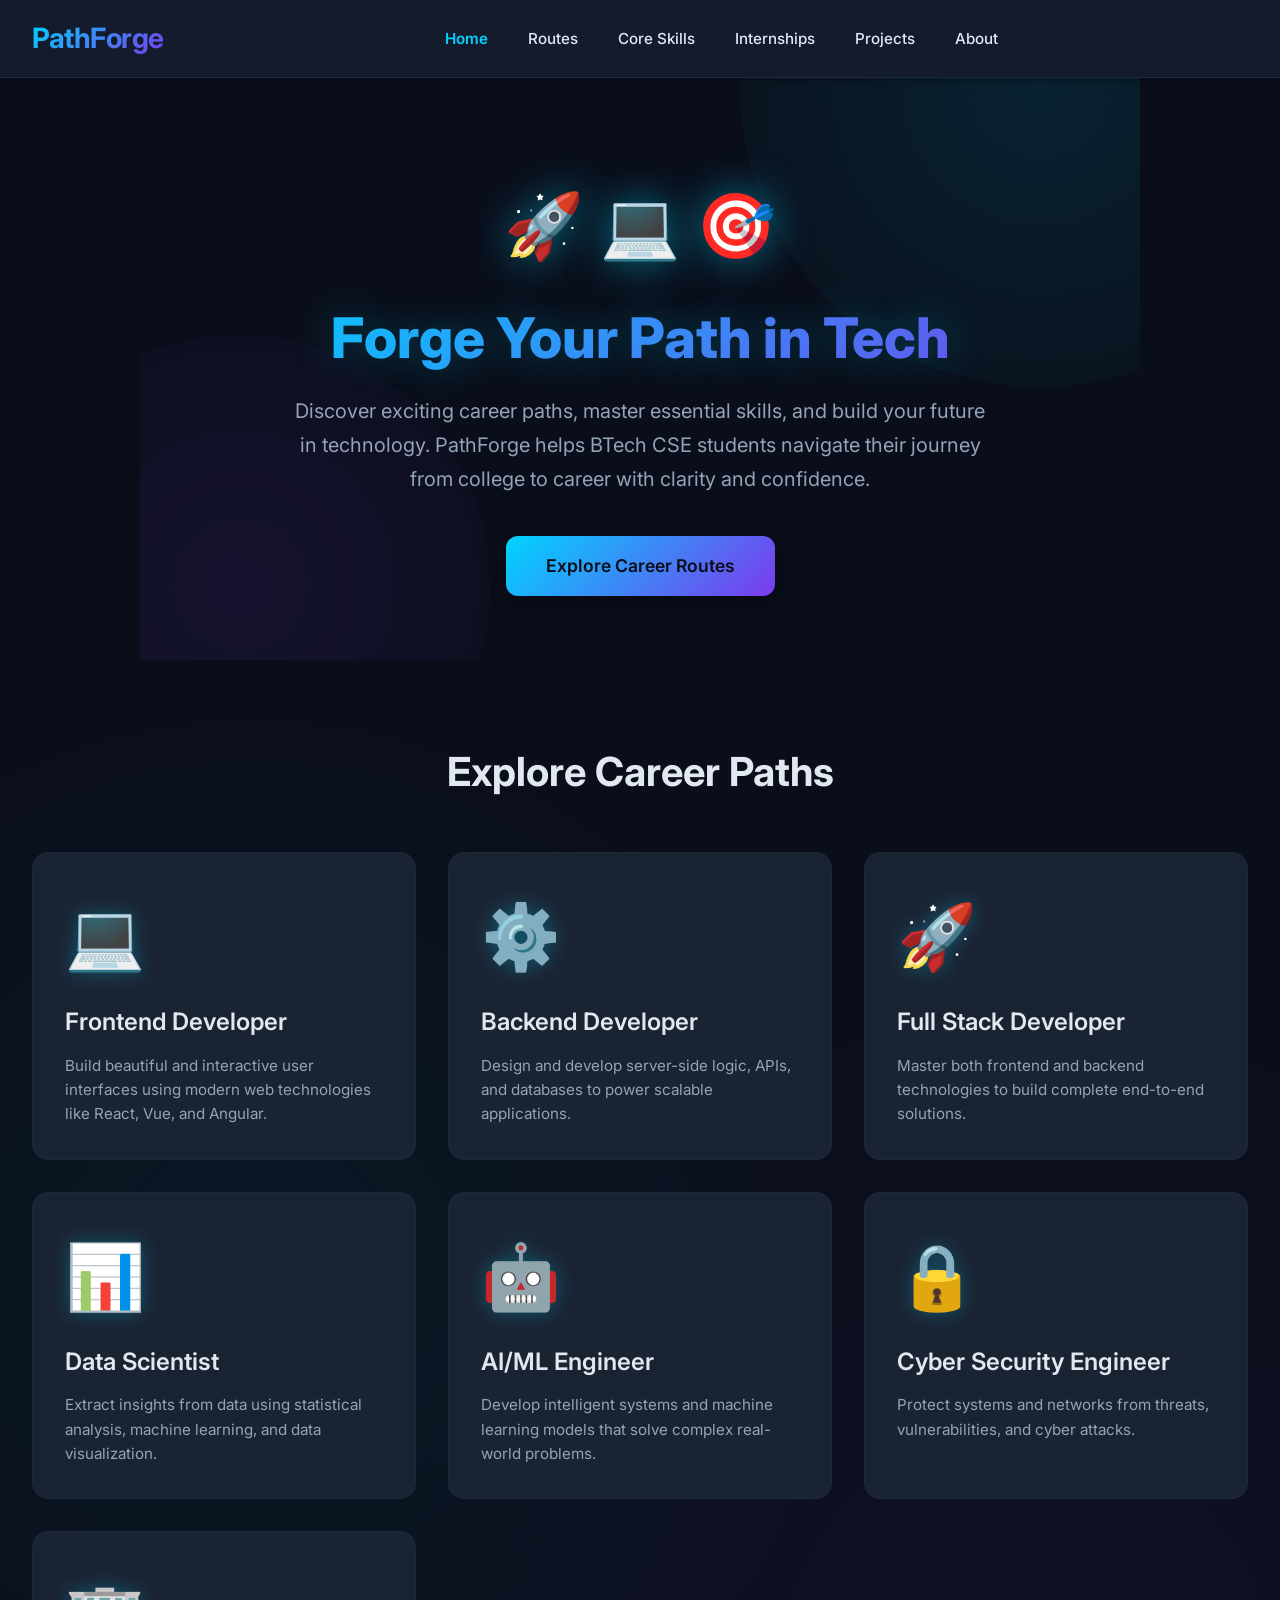
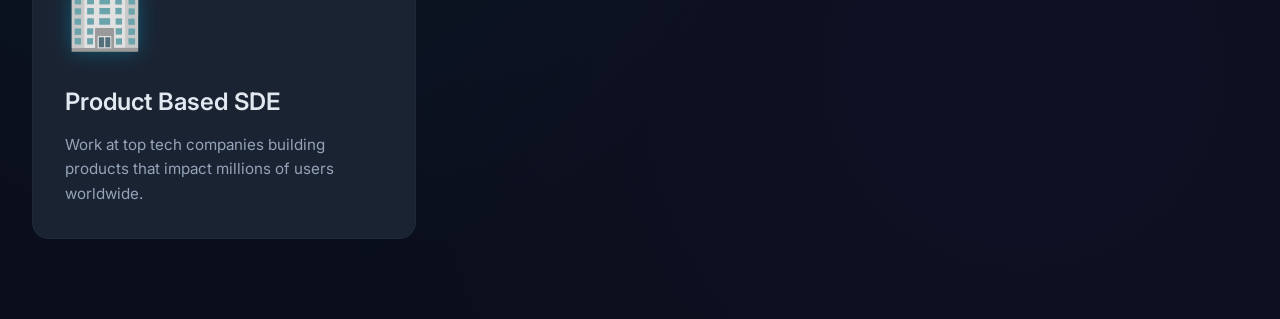
<file: index.html>
<!DOCTYPE html>
<html lang="en">
<head>
  <meta charset="UTF-8">
  <meta name="viewport" content="width=device-width, initial-scale=1.0">
  <title>PathForge - Forge Your Path in Tech</title>
  <link rel="stylesheet" href="styles.css">
  <link rel="preconnect" href="https://fonts.googleapis.com">
  <link rel="preconnect" href="https://fonts.gstatic.com" crossorigin>
  <link href="https://fonts.googleapis.com/css2?family=Inter:wght@400;500;600;700;800&display=swap" rel="stylesheet">
</head>
<body>
  <!-- Navigation Bar -->
  <nav class="navbar">
    <div class="navbar-container">
      <a href="index.html" class="navbar-brand">PathForge</a>
      <ul class="navbar-links">
        <li><a href="index.html" class="navbar-link">Home</a></li>
        <li><a href="routes.html" class="navbar-link">Routes</a></li>
        <li><a href="core-skills.html" class="navbar-link">Core Skills</a></li>
        <li><a href="internships.html" class="navbar-link">Internships</a></li>
        <li><a href="projects.html" class="navbar-link">Projects</a></li>
        <li><a href="about.html" class="navbar-link">About</a></li>
      </ul>
      <button class="mobile-menu-toggle">
        <span></span>
        <span></span>
        <span></span>
      </button>
    </div>
  </nav>

  <!-- Hero Section -->
  <section class="hero">
    <div class="hero-visual">
      <span class="hero-icon">🚀</span>
      <span class="hero-icon">💻</span>
      <span class="hero-icon">🎯</span>
    </div>
    <h1 class="hero-heading">Forge Your Path in Tech</h1>
    <p class="hero-description">
      Discover exciting career paths, master essential skills, and build your future in technology. 
      PathForge helps BTech CSE students navigate their journey from college to career with clarity and confidence.
    </p>
    <a href="routes.html" class="hero-cta">Explore Career Routes</a>
  </section>

  <!-- Career Cards Section -->
  <section class="careers-section">
    <h2 class="section-heading">Explore Career Paths</h2>
    <div class="career-cards">
      <div class="career-card" onclick="window.location.href='routes.html#frontend'">
        <span class="career-icon">💻</span>
        <h3 class="career-title">Frontend Developer</h3>
        <p class="career-description">
          Build beautiful and interactive user interfaces using modern web technologies like React, Vue, and Angular.
        </p>
      </div>

      <div class="career-card" onclick="window.location.href='routes.html#backend'">
        <span class="career-icon">⚙️</span>
        <h3 class="career-title">Backend Developer</h3>
        <p class="career-description">
          Design and develop server-side logic, APIs, and databases to power scalable applications.
        </p>
      </div>

      <div class="career-card" onclick="window.location.href='routes.html#fullstack'">
        <span class="career-icon">🚀</span>
        <h3 class="career-title">Full Stack Developer</h3>
        <p class="career-description">
          Master both frontend and backend technologies to build complete end-to-end solutions.
        </p>
      </div>

      <div class="career-card" onclick="window.location.href='routes.html#datascience'">
        <span class="career-icon">📊</span>
        <h3 class="career-title">Data Scientist</h3>
        <p class="career-description">
          Extract insights from data using statistical analysis, machine learning, and data visualization.
        </p>
      </div>

      <div class="career-card" onclick="window.location.href='routes.html#aiml'">
        <span class="career-icon">🤖</span>
        <h3 class="career-title">AI/ML Engineer</h3>
        <p class="career-description">
          Develop intelligent systems and machine learning models that solve complex real-world problems.
        </p>
      </div>

      <div class="career-card" onclick="window.location.href='routes.html#cybersecurity'">
        <span class="career-icon">🔒</span>
        <h3 class="career-title">Cyber Security Engineer</h3>
        <p class="career-description">
          Protect systems and networks from threats, vulnerabilities, and cyber attacks.
        </p>
      </div>

      <div class="career-card" onclick="window.location.href='routes.html#sde'">
        <span class="career-icon">🏢</span>
        <h3 class="career-title">Product Based SDE</h3>
        <p class="career-description">
          Work at top tech companies building products that impact millions of users worldwide.
        </p>
      </div>
    </div>
  </section>

  <script src="main.js"></script>
</body>
</html>
</file>
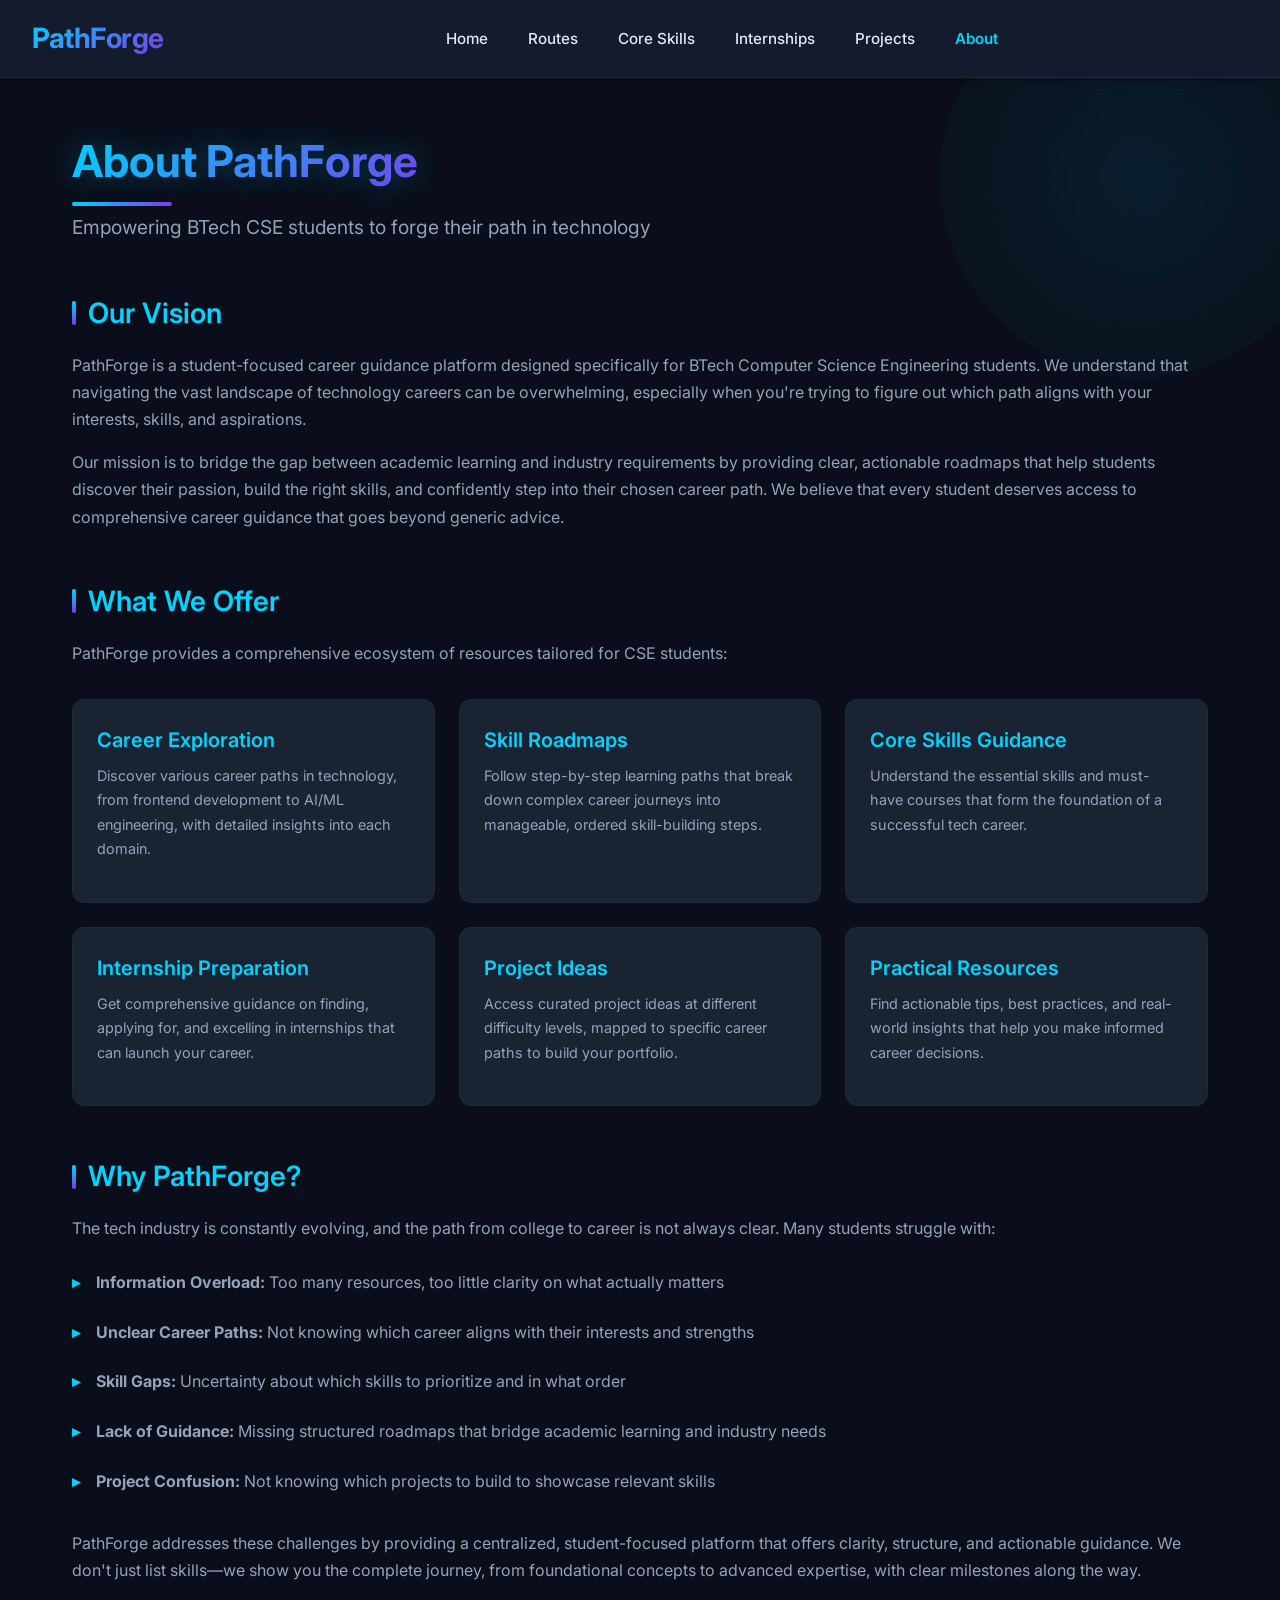
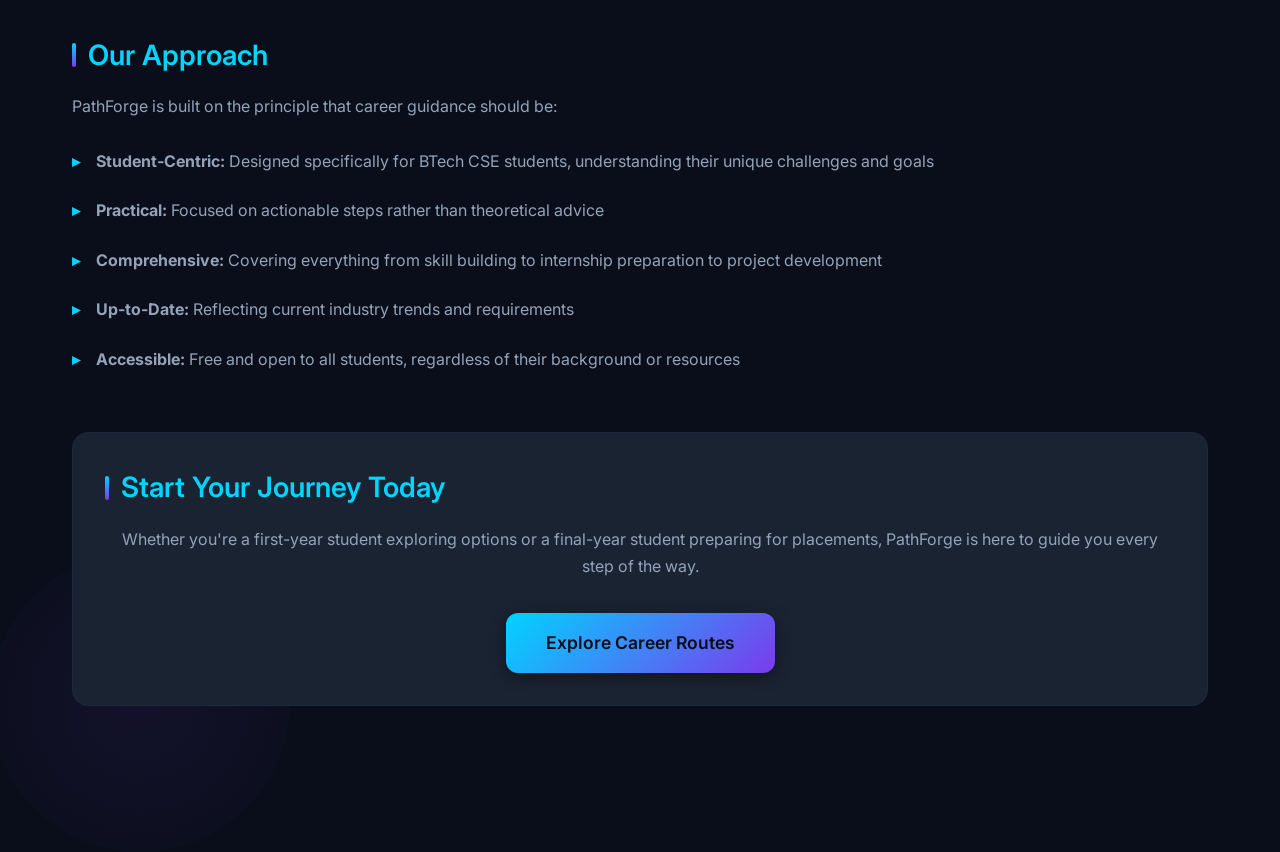
<file: about.html>
<!DOCTYPE html>
<html lang="en">
<head>
  <meta charset="UTF-8">
  <meta name="viewport" content="width=device-width, initial-scale=1.0">
  <title>About - PathForge</title>
  <link rel="stylesheet" href="styles.css">
  <link rel="preconnect" href="https://fonts.googleapis.com">
  <link rel="preconnect" href="https://fonts.gstatic.com" crossorigin>
  <link href="https://fonts.googleapis.com/css2?family=Inter:wght@400;500;600;700;800&display=swap" rel="stylesheet">
</head>
<body>
  <!-- Navigation Bar -->
  <nav class="navbar">
    <div class="navbar-container">
      <a href="index.html" class="navbar-brand">PathForge</a>
      <ul class="navbar-links">
        <li><a href="index.html" class="navbar-link">Home</a></li>
        <li><a href="routes.html" class="navbar-link">Routes</a></li>
        <li><a href="core-skills.html" class="navbar-link">Core Skills</a></li>
        <li><a href="internships.html" class="navbar-link">Internships</a></li>
        <li><a href="projects.html" class="navbar-link">Projects</a></li>
        <li><a href="about.html" class="navbar-link">About</a></li>
      </ul>
      <button class="mobile-menu-toggle">
        <span></span>
        <span></span>
        <span></span>
      </button>
    </div>
  </nav>

  <!-- About Content -->
  <div class="page-container">
    <h1 class="page-title">About PathForge</h1>
    <p class="page-subtitle">Empowering BTech CSE students to forge their path in technology</p>

    <!-- Vision Section -->
    <div class="content-section">
      <h3>Our Vision</h3>
      <p>
        PathForge is a student-focused career guidance platform designed specifically for BTech Computer Science Engineering students. 
        We understand that navigating the vast landscape of technology careers can be overwhelming, especially when you're trying to 
        figure out which path aligns with your interests, skills, and aspirations.
      </p>
      <p>
        Our mission is to bridge the gap between academic learning and industry requirements by providing clear, actionable roadmaps 
        that help students discover their passion, build the right skills, and confidently step into their chosen career path. We 
        believe that every student deserves access to comprehensive career guidance that goes beyond generic advice.
      </p>
    </div>

    <!-- What We Offer Section -->
    <div class="content-section">
      <h3>What We Offer</h3>
      <p>PathForge provides a comprehensive ecosystem of resources tailored for CSE students:</p>

      <div class="skills-grid" style="margin-top: 2rem;">
        <div class="skill-card">
          <h4 class="skill-name">Career Exploration</h4>
          <p class="skill-description">Discover various career paths in technology, from frontend development to AI/ML engineering, with detailed insights into each domain.</p>
        </div>

        <div class="skill-card">
          <h4 class="skill-name">Skill Roadmaps</h4>
          <p class="skill-description">Follow step-by-step learning paths that break down complex career journeys into manageable, ordered skill-building steps.</p>
        </div>

        <div class="skill-card">
          <h4 class="skill-name">Core Skills Guidance</h4>
          <p class="skill-description">Understand the essential skills and must-have courses that form the foundation of a successful tech career.</p>
        </div>

        <div class="skill-card">
          <h4 class="skill-name">Internship Preparation</h4>
          <p class="skill-description">Get comprehensive guidance on finding, applying for, and excelling in internships that can launch your career.</p>
        </div>

        <div class="skill-card">
          <h4 class="skill-name">Project Ideas</h4>
          <p class="skill-description">Access curated project ideas at different difficulty levels, mapped to specific career paths to build your portfolio.</p>
        </div>

        <div class="skill-card">
          <h4 class="skill-name">Practical Resources</h4>
          <p class="skill-description">Find actionable tips, best practices, and real-world insights that help you make informed career decisions.</p>
        </div>
      </div>
    </div>

    <!-- Why PathForge Section -->
    <div class="content-section">
      <h3>Why PathForge?</h3>
      <p>
        The tech industry is constantly evolving, and the path from college to career is not always clear. Many students struggle with:
      </p>
      <ul>
        <li><strong>Information Overload:</strong> Too many resources, too little clarity on what actually matters</li>
        <li><strong>Unclear Career Paths:</strong> Not knowing which career aligns with their interests and strengths</li>
        <li><strong>Skill Gaps:</strong> Uncertainty about which skills to prioritize and in what order</li>
        <li><strong>Lack of Guidance:</strong> Missing structured roadmaps that bridge academic learning and industry needs</li>
        <li><strong>Project Confusion:</strong> Not knowing which projects to build to showcase relevant skills</li>
      </ul>
      <p style="margin-top: 1.5rem;">
        PathForge addresses these challenges by providing a centralized, student-focused platform that offers clarity, structure, 
        and actionable guidance. We don't just list skills—we show you the complete journey, from foundational concepts to 
        advanced expertise, with clear milestones along the way.
      </p>
    </div>

    <!-- Our Approach Section -->
    <div class="content-section">
      <h3>Our Approach</h3>
      <p>
        PathForge is built on the principle that career guidance should be:
      </p>
      <ul>
        <li><strong>Student-Centric:</strong> Designed specifically for BTech CSE students, understanding their unique challenges and goals</li>
        <li><strong>Practical:</strong> Focused on actionable steps rather than theoretical advice</li>
        <li><strong>Comprehensive:</strong> Covering everything from skill building to internship preparation to project development</li>
        <li><strong>Up-to-Date:</strong> Reflecting current industry trends and requirements</li>
        <li><strong>Accessible:</strong> Free and open to all students, regardless of their background or resources</li>
      </ul>
    </div>

    <!-- Call to Action Section -->
    <div class="content-section" style="background: var(--bg-card); padding: 2rem; border-radius: 1rem; border: 1px solid var(--border); margin-top: 3rem;">
      <h3 style="text-align: center; margin-bottom: 1rem;">Start Your Journey Today</h3>
      <p style="text-align: center; color: var(--text-muted); margin-bottom: 2rem;">
        Whether you're a first-year student exploring options or a final-year student preparing for placements, 
        PathForge is here to guide you every step of the way.
      </p>
      <div style="text-align: center;">
        <a href="routes.html" class="hero-cta" style="display: inline-block; text-decoration: none;">Explore Career Routes</a>
      </div>
    </div>
  </div>

  <script src="main.js"></script>
</body>
</html>
</file>
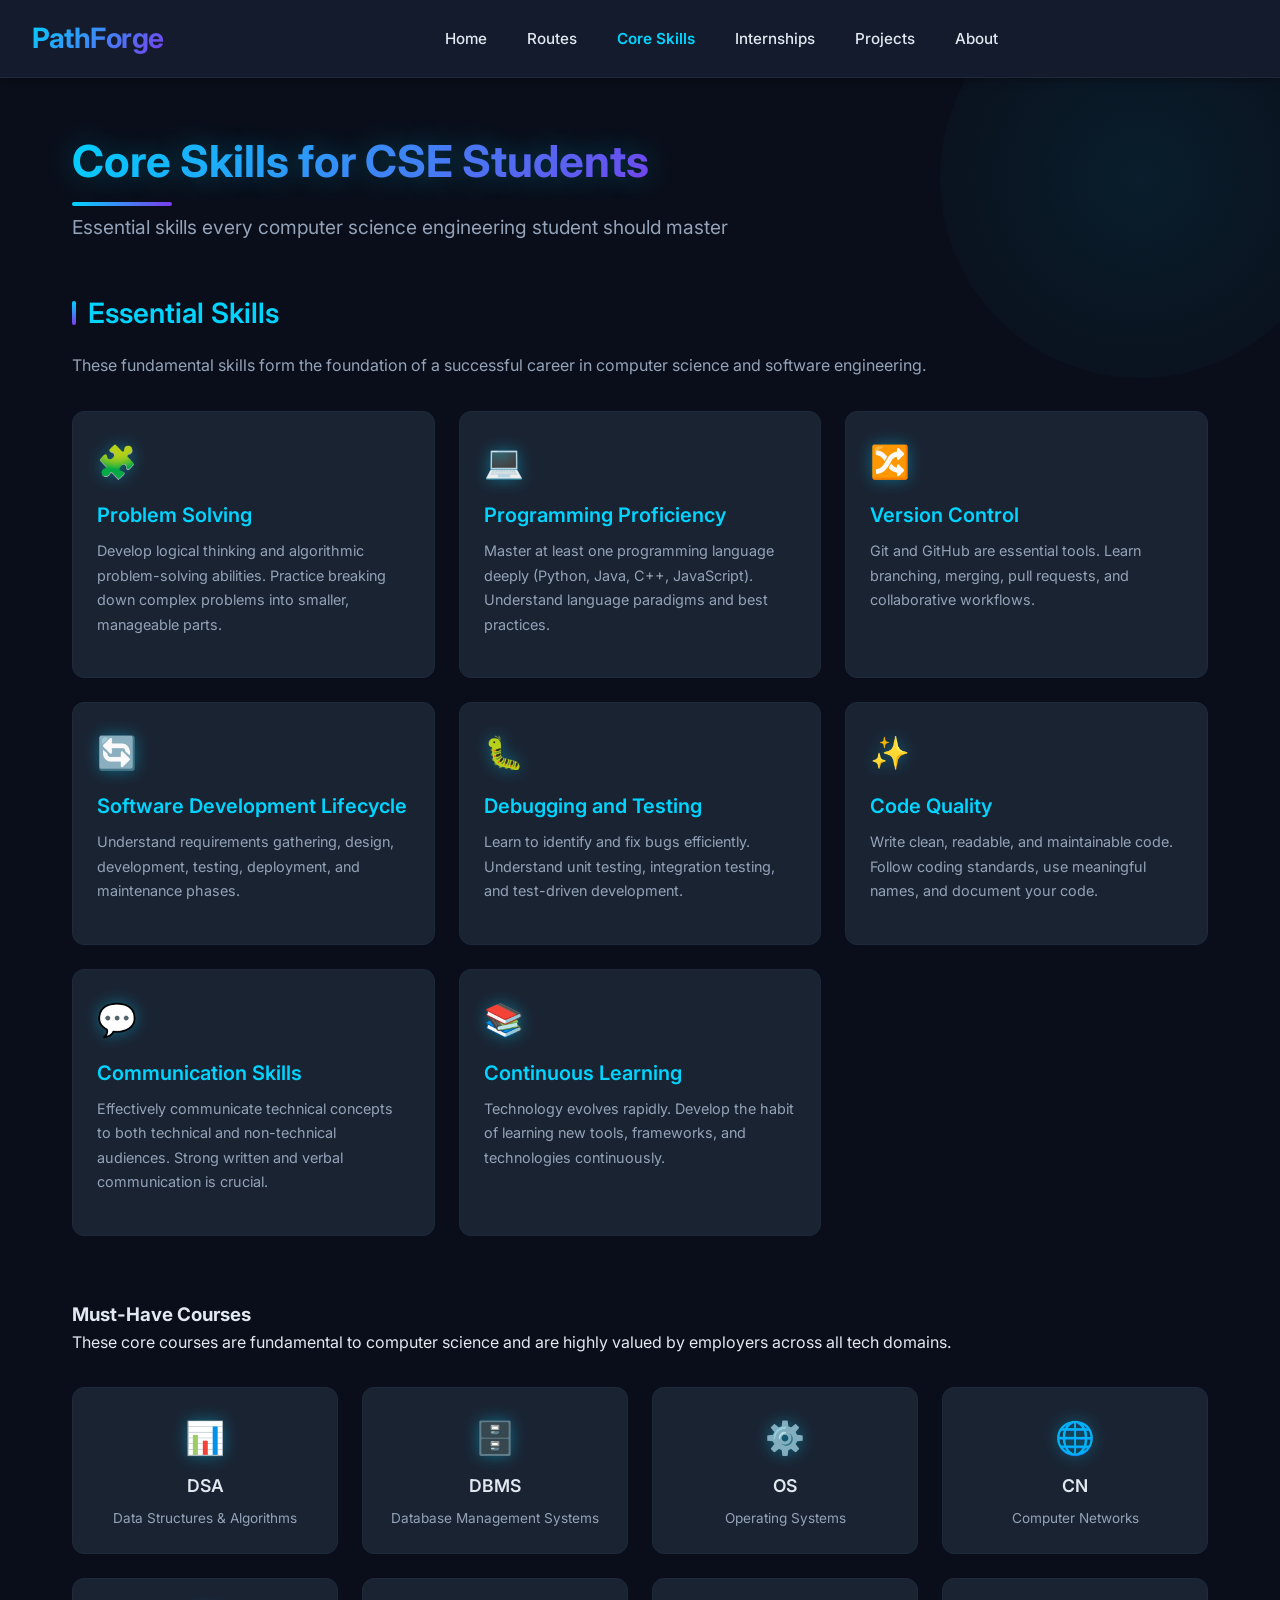
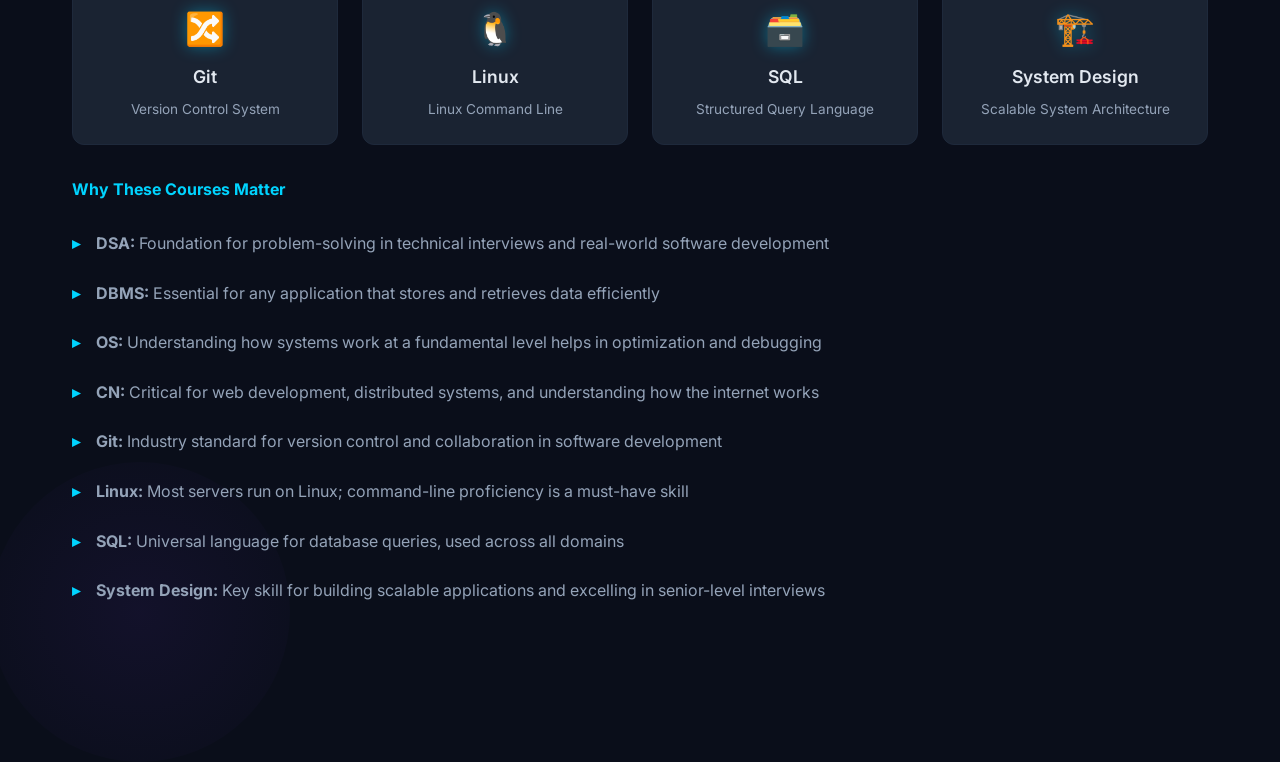
<file: core-skills.html>
<!DOCTYPE html>
<html lang="en">
<head>
  <meta charset="UTF-8">
  <meta name="viewport" content="width=device-width, initial-scale=1.0">
  <title>Core Skills - PathForge</title>
  <link rel="stylesheet" href="styles.css">
  <link rel="preconnect" href="https://fonts.googleapis.com">
  <link rel="preconnect" href="https://fonts.gstatic.com" crossorigin>
  <link href="https://fonts.googleapis.com/css2?family=Inter:wght@400;500;600;700;800&display=swap" rel="stylesheet">
</head>
<body>
  <!-- Navigation Bar -->
  <nav class="navbar">
    <div class="navbar-container">
      <a href="index.html" class="navbar-brand">PathForge</a>
      <ul class="navbar-links">
        <li><a href="index.html" class="navbar-link">Home</a></li>
        <li><a href="routes.html" class="navbar-link">Routes</a></li>
        <li><a href="core-skills.html" class="navbar-link">Core Skills</a></li>
        <li><a href="internships.html" class="navbar-link">Internships</a></li>
        <li><a href="projects.html" class="navbar-link">Projects</a></li>
        <li><a href="about.html" class="navbar-link">About</a></li>
      </ul>
      <button class="mobile-menu-toggle">
        <span></span>
        <span></span>
        <span></span>
      </button>
    </div>
  </nav>

  <!-- Core Skills Content -->
  <div class="page-container">
    <h1 class="page-title">Core Skills for CSE Students</h1>
    <p class="page-subtitle">Essential skills every computer science engineering student should master</p>

    <!-- Essential Skills Section -->
    <div class="content-section">
      <h3>Essential Skills</h3>
      <p>These fundamental skills form the foundation of a successful career in computer science and software engineering.</p>
      
      <div class="skills-grid">
        <div class="skill-card">
          <span class="skill-icon">🧩</span>
          <h4 class="skill-name">Problem Solving</h4>
          <p class="skill-description">Develop logical thinking and algorithmic problem-solving abilities. Practice breaking down complex problems into smaller, manageable parts.</p>
        </div>

        <div class="skill-card">
          <span class="skill-icon">💻</span>
          <h4 class="skill-name">Programming Proficiency</h4>
          <p class="skill-description">Master at least one programming language deeply (Python, Java, C++, JavaScript). Understand language paradigms and best practices.</p>
        </div>

        <div class="skill-card">
          <span class="skill-icon">🔀</span>
          <h4 class="skill-name">Version Control</h4>
          <p class="skill-description">Git and GitHub are essential tools. Learn branching, merging, pull requests, and collaborative workflows.</p>
        </div>

        <div class="skill-card">
          <span class="skill-icon">🔄</span>
          <h4 class="skill-name">Software Development Lifecycle</h4>
          <p class="skill-description">Understand requirements gathering, design, development, testing, deployment, and maintenance phases.</p>
        </div>

        <div class="skill-card">
          <span class="skill-icon">🐛</span>
          <h4 class="skill-name">Debugging and Testing</h4>
          <p class="skill-description">Learn to identify and fix bugs efficiently. Understand unit testing, integration testing, and test-driven development.</p>
        </div>

        <div class="skill-card">
          <span class="skill-icon">✨</span>
          <h4 class="skill-name">Code Quality</h4>
          <p class="skill-description">Write clean, readable, and maintainable code. Follow coding standards, use meaningful names, and document your code.</p>
        </div>

        <div class="skill-card">
          <span class="skill-icon">💬</span>
          <h4 class="skill-name">Communication Skills</h4>
          <p class="skill-description">Effectively communicate technical concepts to both technical and non-technical audiences. Strong written and verbal communication is crucial.</p>
        </div>

        <div class="skill-card">
          <span class="skill-icon">📚</span>
          <h4 class="skill-name">Continuous Learning</h4>
          <p class="skill-description">Technology evolves rapidly. Develop the habit of learning new tools, frameworks, and technologies continuously.</p>
        </div>
      </div>
    </div>

    <!-- Must-Have Courses Section -->
    <div class="courses-section">
      <h3>Must-Have Courses</h3>
      <p>These core courses are fundamental to computer science and are highly valued by employers across all tech domains.</p>
      
      <div class="courses-grid">
        <div class="course-badge">
          <span style="font-size: 2rem; display: block; margin-bottom: 0.5rem;">📊</span>
          <div class="course-name">DSA</div>
          <p class="skill-description" style="margin-top: 0.5rem; font-size: 0.85rem;">Data Structures & Algorithms</p>
        </div>

        <div class="course-badge">
          <span style="font-size: 2rem; display: block; margin-bottom: 0.5rem;">🗄️</span>
          <div class="course-name">DBMS</div>
          <p class="skill-description" style="margin-top: 0.5rem; font-size: 0.85rem;">Database Management Systems</p>
        </div>

        <div class="course-badge">
          <span style="font-size: 2rem; display: block; margin-bottom: 0.5rem;">⚙️</span>
          <div class="course-name">OS</div>
          <p class="skill-description" style="margin-top: 0.5rem; font-size: 0.85rem;">Operating Systems</p>
        </div>

        <div class="course-badge">
          <span style="font-size: 2rem; display: block; margin-bottom: 0.5rem;">🌐</span>
          <div class="course-name">CN</div>
          <p class="skill-description" style="margin-top: 0.5rem; font-size: 0.85rem;">Computer Networks</p>
        </div>

        <div class="course-badge">
          <span style="font-size: 2rem; display: block; margin-bottom: 0.5rem;">🔀</span>
          <div class="course-name">Git</div>
          <p class="skill-description" style="margin-top: 0.5rem; font-size: 0.85rem;">Version Control System</p>
        </div>

        <div class="course-badge">
          <span style="font-size: 2rem; display: block; margin-bottom: 0.5rem;">🐧</span>
          <div class="course-name">Linux</div>
          <p class="skill-description" style="margin-top: 0.5rem; font-size: 0.85rem;">Linux Command Line</p>
        </div>

        <div class="course-badge">
          <span style="font-size: 2rem; display: block; margin-bottom: 0.5rem;">🗃️</span>
          <div class="course-name">SQL</div>
          <p class="skill-description" style="margin-top: 0.5rem; font-size: 0.85rem;">Structured Query Language</p>
        </div>

        <div class="course-badge">
          <span style="font-size: 2rem; display: block; margin-bottom: 0.5rem;">🏗️</span>
          <div class="course-name">System Design</div>
          <p class="skill-description" style="margin-top: 0.5rem; font-size: 0.85rem;">Scalable System Architecture</p>
        </div>
      </div>

      <div class="content-section" style="margin-top: 2rem;">
        <h4 style="color: var(--accent); margin-bottom: 1rem;">Why These Courses Matter</h4>
        <ul>
          <li><strong>DSA:</strong> Foundation for problem-solving in technical interviews and real-world software development</li>
          <li><strong>DBMS:</strong> Essential for any application that stores and retrieves data efficiently</li>
          <li><strong>OS:</strong> Understanding how systems work at a fundamental level helps in optimization and debugging</li>
          <li><strong>CN:</strong> Critical for web development, distributed systems, and understanding how the internet works</li>
          <li><strong>Git:</strong> Industry standard for version control and collaboration in software development</li>
          <li><strong>Linux:</strong> Most servers run on Linux; command-line proficiency is a must-have skill</li>
          <li><strong>SQL:</strong> Universal language for database queries, used across all domains</li>
          <li><strong>System Design:</strong> Key skill for building scalable applications and excelling in senior-level interviews</li>
        </ul>
      </div>
    </div>
  </div>

  <script src="main.js"></script>
</body>
</html>
</file>
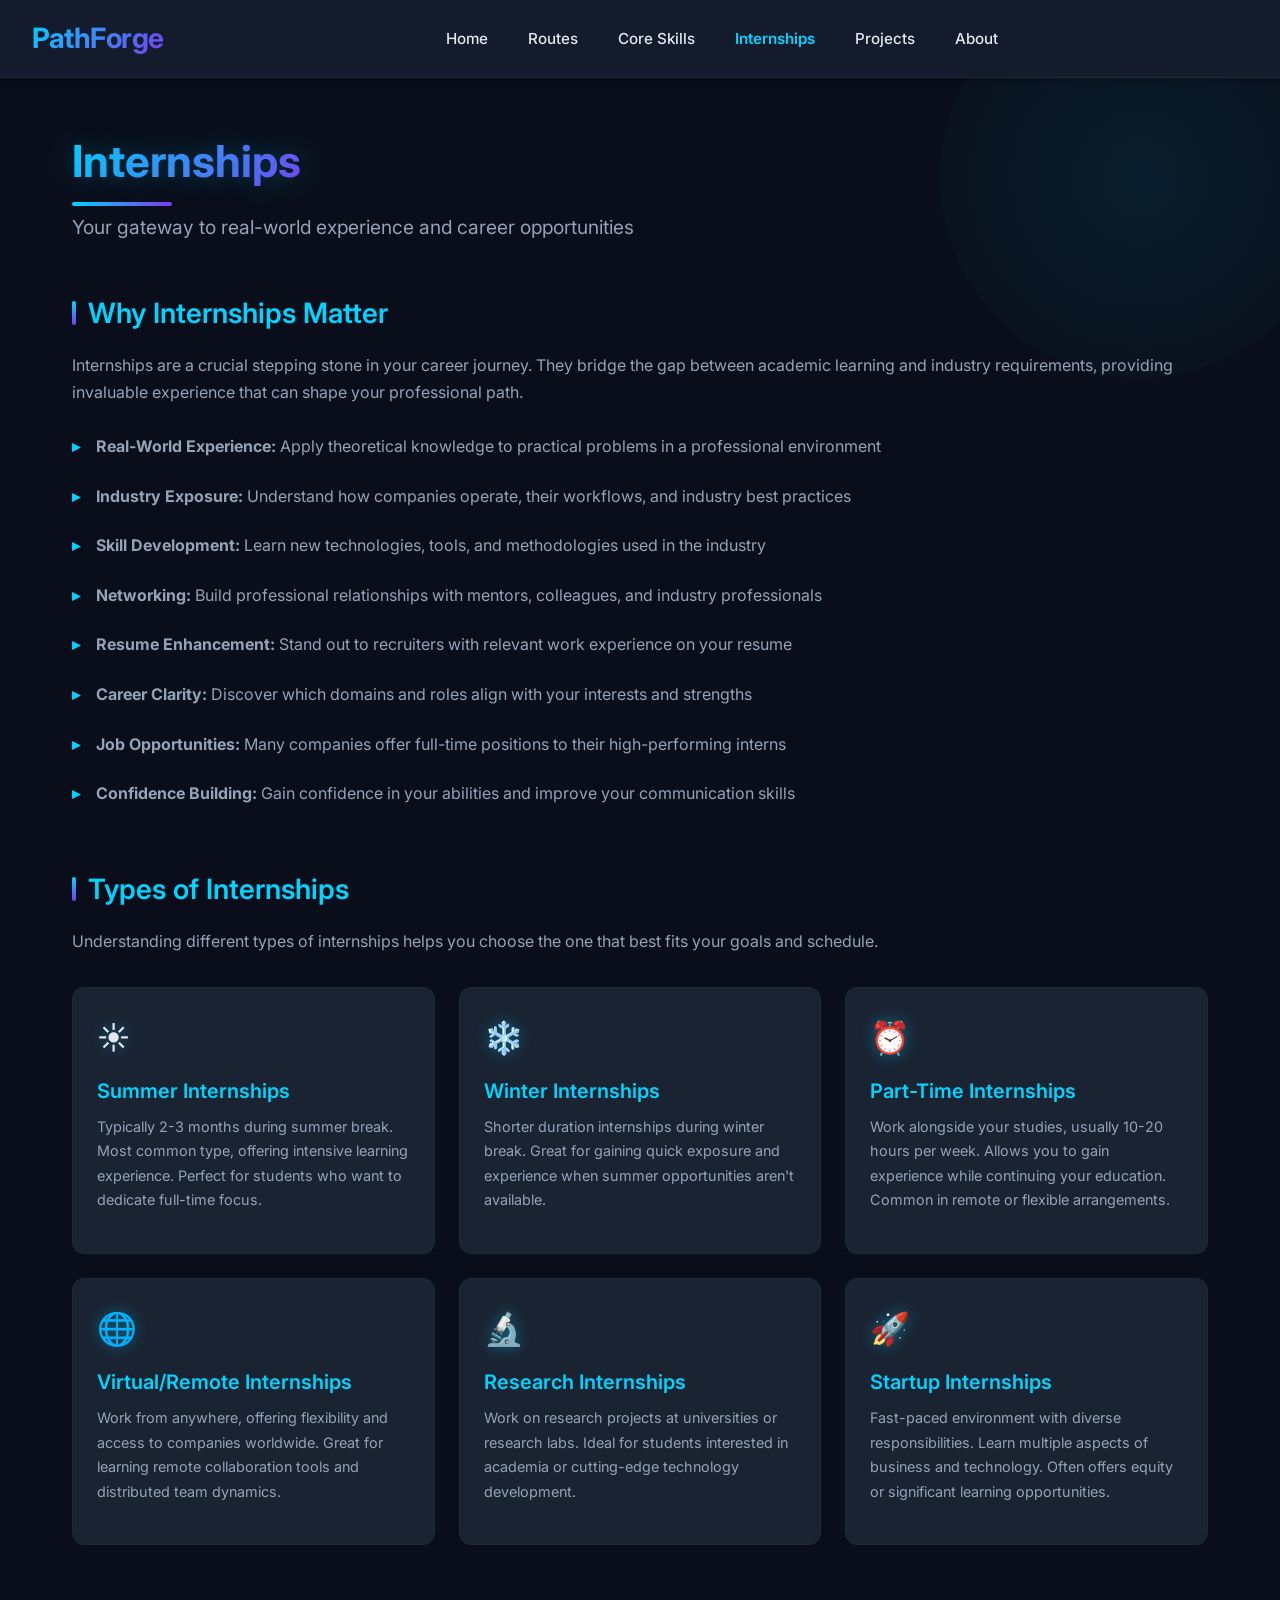
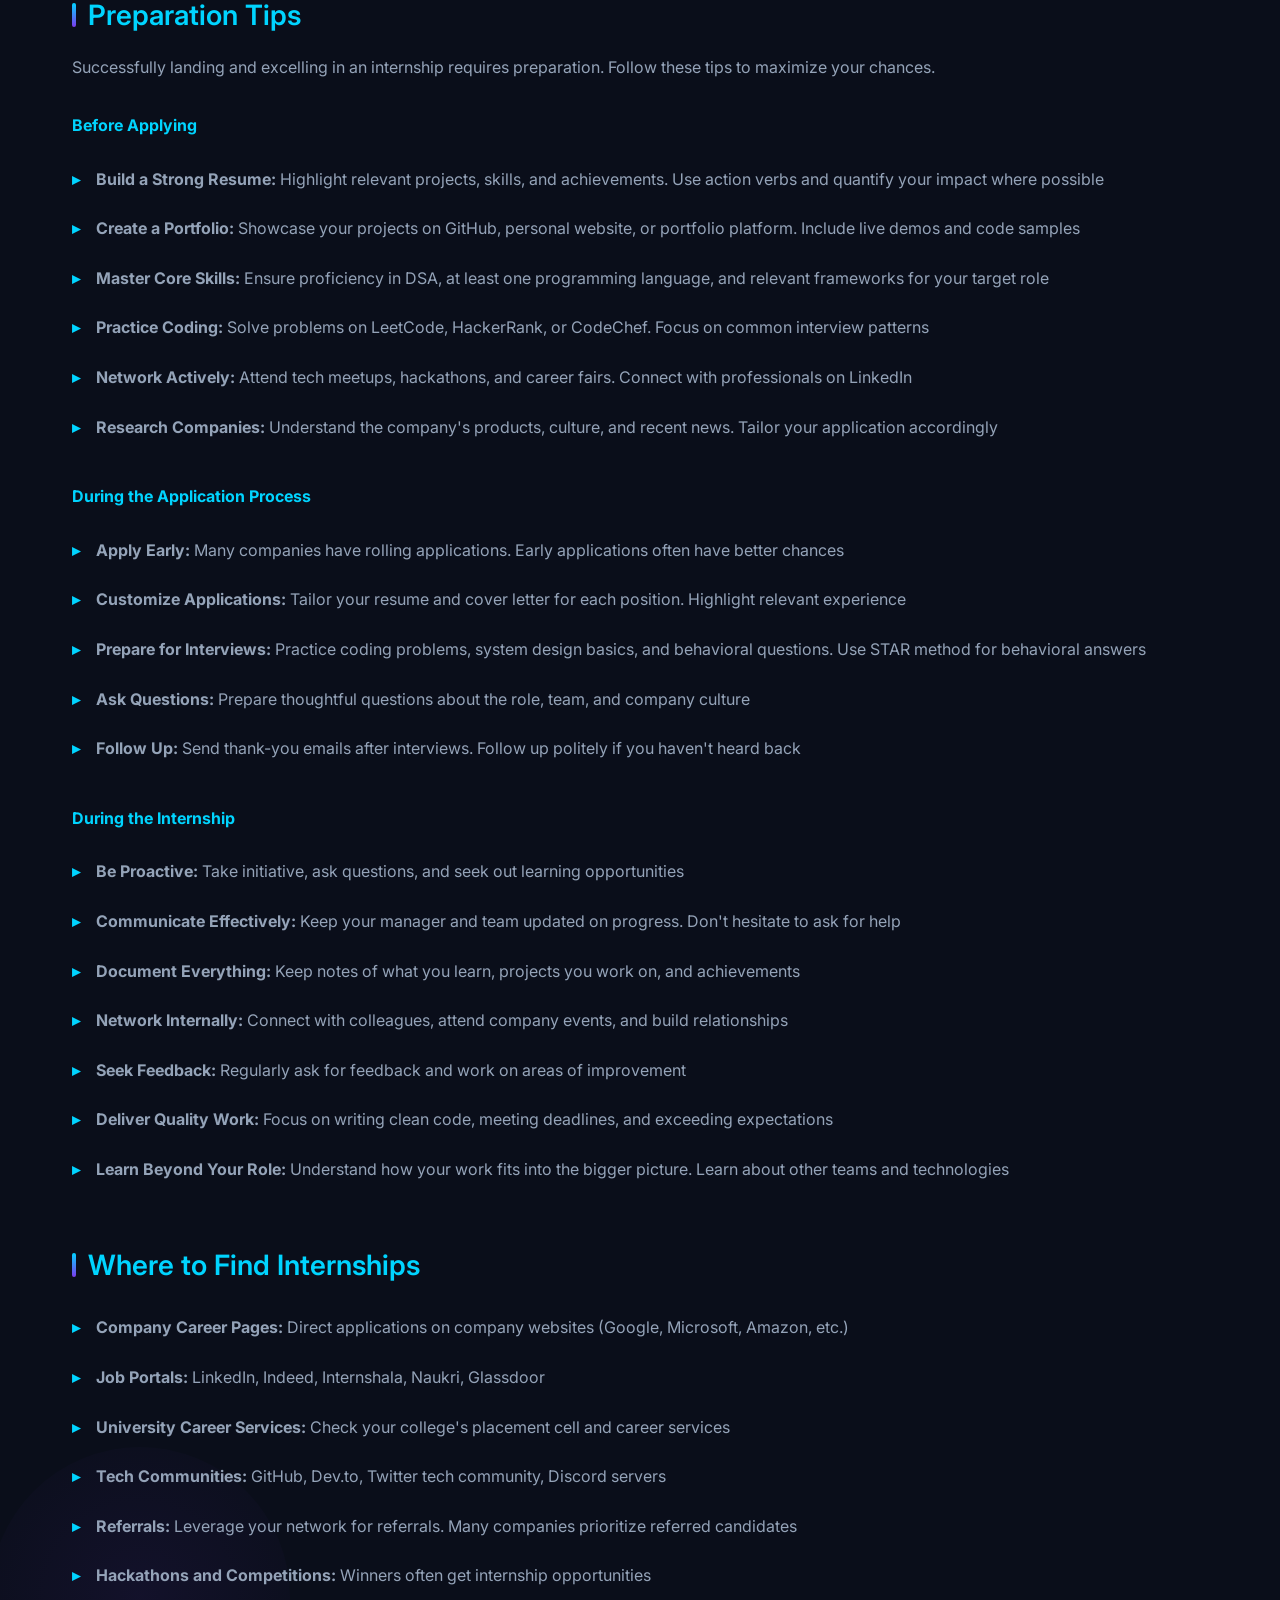
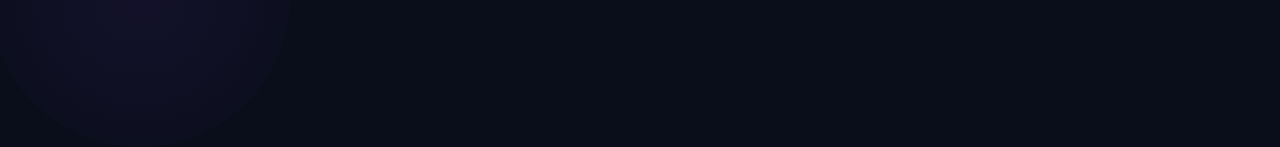
<file: internships.html>
<!DOCTYPE html>
<html lang="en">
<head>
  <meta charset="UTF-8">
  <meta name="viewport" content="width=device-width, initial-scale=1.0">
  <title>Internships - PathForge</title>
  <link rel="stylesheet" href="styles.css">
  <link rel="preconnect" href="https://fonts.googleapis.com">
  <link rel="preconnect" href="https://fonts.gstatic.com" crossorigin>
  <link href="https://fonts.googleapis.com/css2?family=Inter:wght@400;500;600;700;800&display=swap" rel="stylesheet">
</head>
<body>
  <!-- Navigation Bar -->
  <nav class="navbar">
    <div class="navbar-container">
      <a href="index.html" class="navbar-brand">PathForge</a>
      <ul class="navbar-links">
        <li><a href="index.html" class="navbar-link">Home</a></li>
        <li><a href="routes.html" class="navbar-link">Routes</a></li>
        <li><a href="core-skills.html" class="navbar-link">Core Skills</a></li>
        <li><a href="internships.html" class="navbar-link">Internships</a></li>
        <li><a href="projects.html" class="navbar-link">Projects</a></li>
        <li><a href="about.html" class="navbar-link">About</a></li>
      </ul>
      <button class="mobile-menu-toggle">
        <span></span>
        <span></span>
        <span></span>
      </button>
    </div>
  </nav>

  <!-- Internships Content -->
  <div class="page-container">
    <h1 class="page-title">Internships</h1>
    <p class="page-subtitle">Your gateway to real-world experience and career opportunities</p>

    <!-- Importance Section -->
    <div class="content-section">
      <h3>Why Internships Matter</h3>
      <p>Internships are a crucial stepping stone in your career journey. They bridge the gap between academic learning and industry requirements, providing invaluable experience that can shape your professional path.</p>
      
      <ul>
        <li><strong>Real-World Experience:</strong> Apply theoretical knowledge to practical problems in a professional environment</li>
        <li><strong>Industry Exposure:</strong> Understand how companies operate, their workflows, and industry best practices</li>
        <li><strong>Skill Development:</strong> Learn new technologies, tools, and methodologies used in the industry</li>
        <li><strong>Networking:</strong> Build professional relationships with mentors, colleagues, and industry professionals</li>
        <li><strong>Resume Enhancement:</strong> Stand out to recruiters with relevant work experience on your resume</li>
        <li><strong>Career Clarity:</strong> Discover which domains and roles align with your interests and strengths</li>
        <li><strong>Job Opportunities:</strong> Many companies offer full-time positions to their high-performing interns</li>
        <li><strong>Confidence Building:</strong> Gain confidence in your abilities and improve your communication skills</li>
      </ul>
    </div>

    <!-- Types of Internships Section -->
    <div class="content-section">
      <h3>Types of Internships</h3>
      <p>Understanding different types of internships helps you choose the one that best fits your goals and schedule.</p>

      <div class="skills-grid" style="margin-top: 2rem;">
        <div class="skill-card">
          <span class="skill-icon">☀️</span>
          <h4 class="skill-name">Summer Internships</h4>
          <p class="skill-description">Typically 2-3 months during summer break. Most common type, offering intensive learning experience. Perfect for students who want to dedicate full-time focus.</p>
        </div>

        <div class="skill-card">
          <span class="skill-icon">❄️</span>
          <h4 class="skill-name">Winter Internships</h4>
          <p class="skill-description">Shorter duration internships during winter break. Great for gaining quick exposure and experience when summer opportunities aren't available.</p>
        </div>

        <div class="skill-card">
          <span class="skill-icon">⏰</span>
          <h4 class="skill-name">Part-Time Internships</h4>
          <p class="skill-description">Work alongside your studies, usually 10-20 hours per week. Allows you to gain experience while continuing your education. Common in remote or flexible arrangements.</p>
        </div>

        <div class="skill-card">
          <span class="skill-icon">🌐</span>
          <h4 class="skill-name">Virtual/Remote Internships</h4>
          <p class="skill-description">Work from anywhere, offering flexibility and access to companies worldwide. Great for learning remote collaboration tools and distributed team dynamics.</p>
        </div>

        <div class="skill-card">
          <span class="skill-icon">🔬</span>
          <h4 class="skill-name">Research Internships</h4>
          <p class="skill-description">Work on research projects at universities or research labs. Ideal for students interested in academia or cutting-edge technology development.</p>
        </div>

        <div class="skill-card">
          <span class="skill-icon">🚀</span>
          <h4 class="skill-name">Startup Internships</h4>
          <p class="skill-description">Fast-paced environment with diverse responsibilities. Learn multiple aspects of business and technology. Often offers equity or significant learning opportunities.</p>
        </div>
      </div>
    </div>

    <!-- Preparation Tips Section -->
    <div class="content-section">
      <h3>Preparation Tips</h3>
      <p>Successfully landing and excelling in an internship requires preparation. Follow these tips to maximize your chances.</p>

      <div style="margin-top: 2rem;">
        <h4 style="color: var(--accent); margin-bottom: 1rem;">Before Applying</h4>
        <ul>
          <li><strong>Build a Strong Resume:</strong> Highlight relevant projects, skills, and achievements. Use action verbs and quantify your impact where possible</li>
          <li><strong>Create a Portfolio:</strong> Showcase your projects on GitHub, personal website, or portfolio platform. Include live demos and code samples</li>
          <li><strong>Master Core Skills:</strong> Ensure proficiency in DSA, at least one programming language, and relevant frameworks for your target role</li>
          <li><strong>Practice Coding:</strong> Solve problems on LeetCode, HackerRank, or CodeChef. Focus on common interview patterns</li>
          <li><strong>Network Actively:</strong> Attend tech meetups, hackathons, and career fairs. Connect with professionals on LinkedIn</li>
          <li><strong>Research Companies:</strong> Understand the company's products, culture, and recent news. Tailor your application accordingly</li>
        </ul>

        <h4 style="color: var(--accent); margin-top: 2rem; margin-bottom: 1rem;">During the Application Process</h4>
        <ul>
          <li><strong>Apply Early:</strong> Many companies have rolling applications. Early applications often have better chances</li>
          <li><strong>Customize Applications:</strong> Tailor your resume and cover letter for each position. Highlight relevant experience</li>
          <li><strong>Prepare for Interviews:</strong> Practice coding problems, system design basics, and behavioral questions. Use STAR method for behavioral answers</li>
          <li><strong>Ask Questions:</strong> Prepare thoughtful questions about the role, team, and company culture</li>
          <li><strong>Follow Up:</strong> Send thank-you emails after interviews. Follow up politely if you haven't heard back</li>
        </ul>

        <h4 style="color: var(--accent); margin-top: 2rem; margin-bottom: 1rem;">During the Internship</h4>
        <ul>
          <li><strong>Be Proactive:</strong> Take initiative, ask questions, and seek out learning opportunities</li>
          <li><strong>Communicate Effectively:</strong> Keep your manager and team updated on progress. Don't hesitate to ask for help</li>
          <li><strong>Document Everything:</strong> Keep notes of what you learn, projects you work on, and achievements</li>
          <li><strong>Network Internally:</strong> Connect with colleagues, attend company events, and build relationships</li>
          <li><strong>Seek Feedback:</strong> Regularly ask for feedback and work on areas of improvement</li>
          <li><strong>Deliver Quality Work:</strong> Focus on writing clean code, meeting deadlines, and exceeding expectations</li>
          <li><strong>Learn Beyond Your Role:</strong> Understand how your work fits into the bigger picture. Learn about other teams and technologies</li>
        </ul>
      </div>
    </div>

    <!-- Additional Resources -->
    <div class="content-section">
      <h3>Where to Find Internships</h3>
      <ul>
        <li><strong>Company Career Pages:</strong> Direct applications on company websites (Google, Microsoft, Amazon, etc.)</li>
        <li><strong>Job Portals:</strong> LinkedIn, Indeed, Internshala, Naukri, Glassdoor</li>
        <li><strong>University Career Services:</strong> Check your college's placement cell and career services</li>
        <li><strong>Tech Communities:</strong> GitHub, Dev.to, Twitter tech community, Discord servers</li>
        <li><strong>Referrals:</strong> Leverage your network for referrals. Many companies prioritize referred candidates</li>
        <li><strong>Hackathons and Competitions:</strong> Winners often get internship opportunities</li>
      </ul>
    </div>
  </div>

  <script src="main.js"></script>
</body>
</html>
</file>
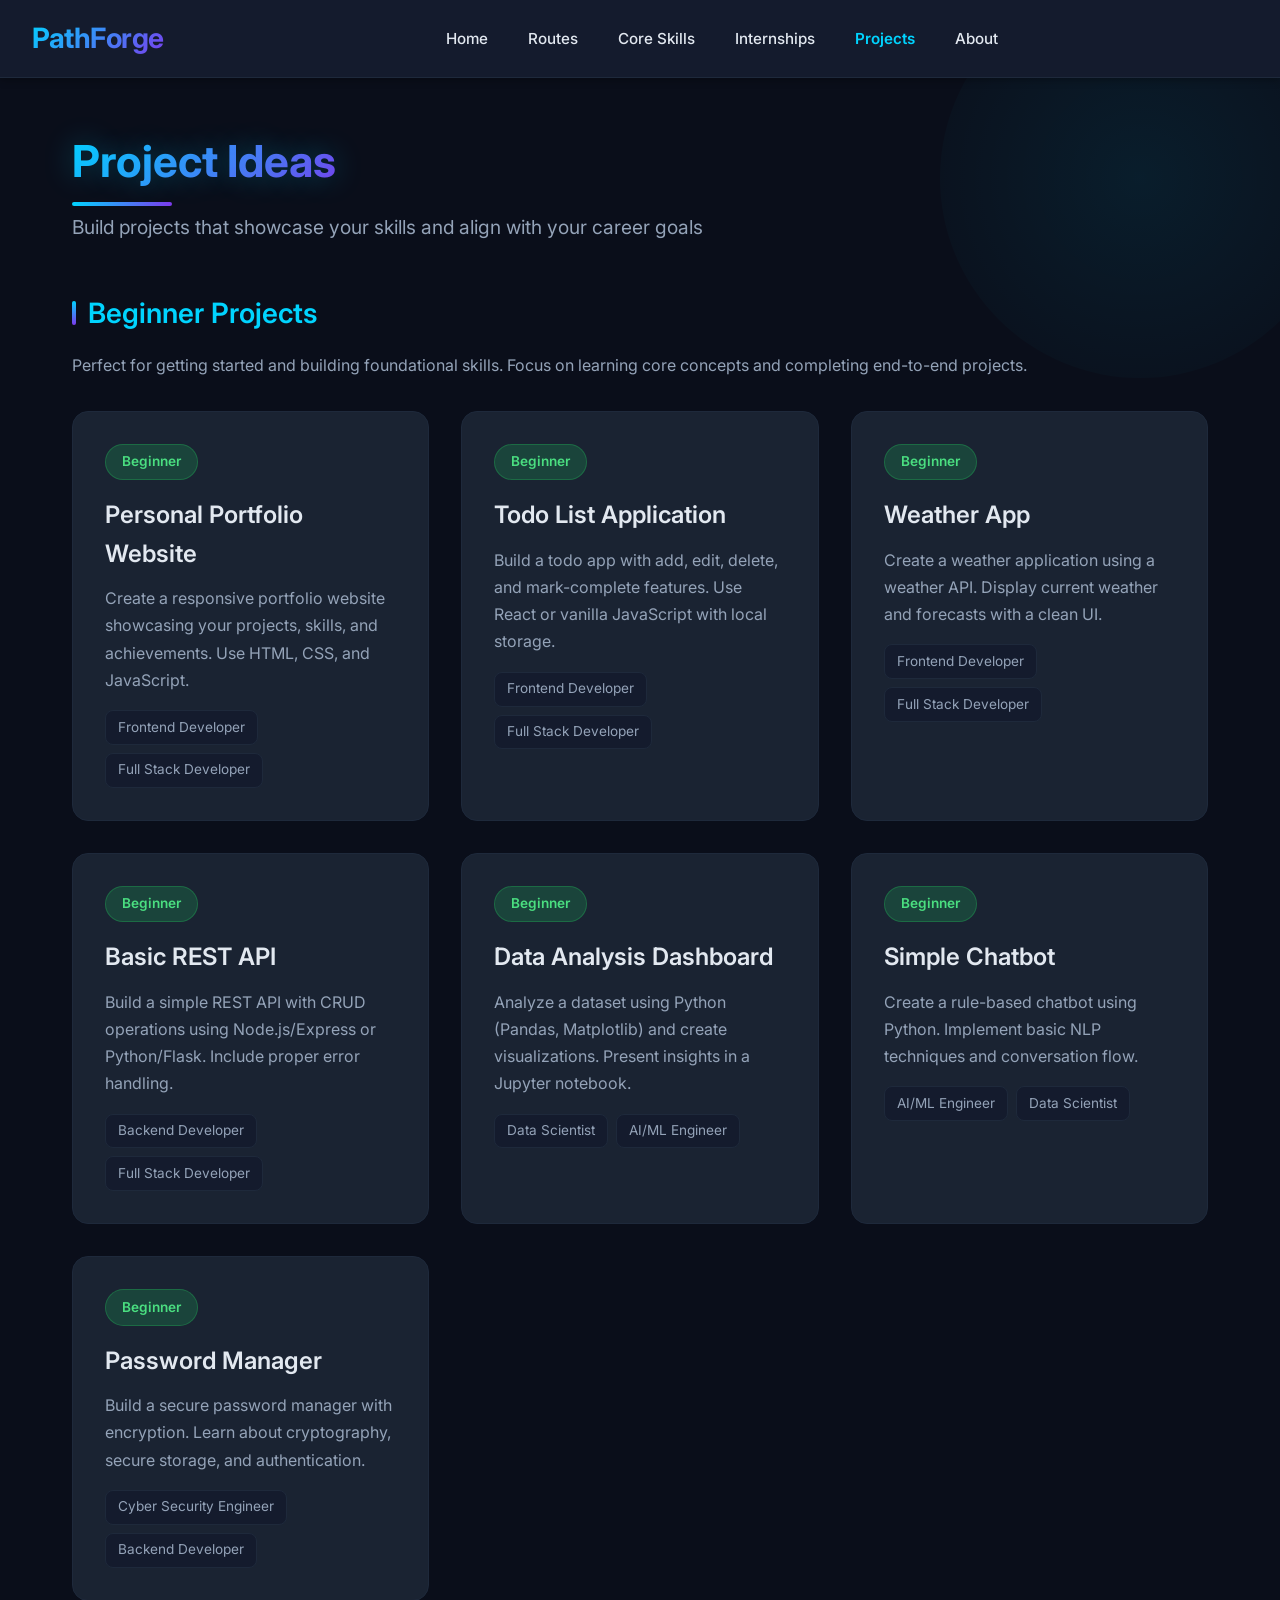
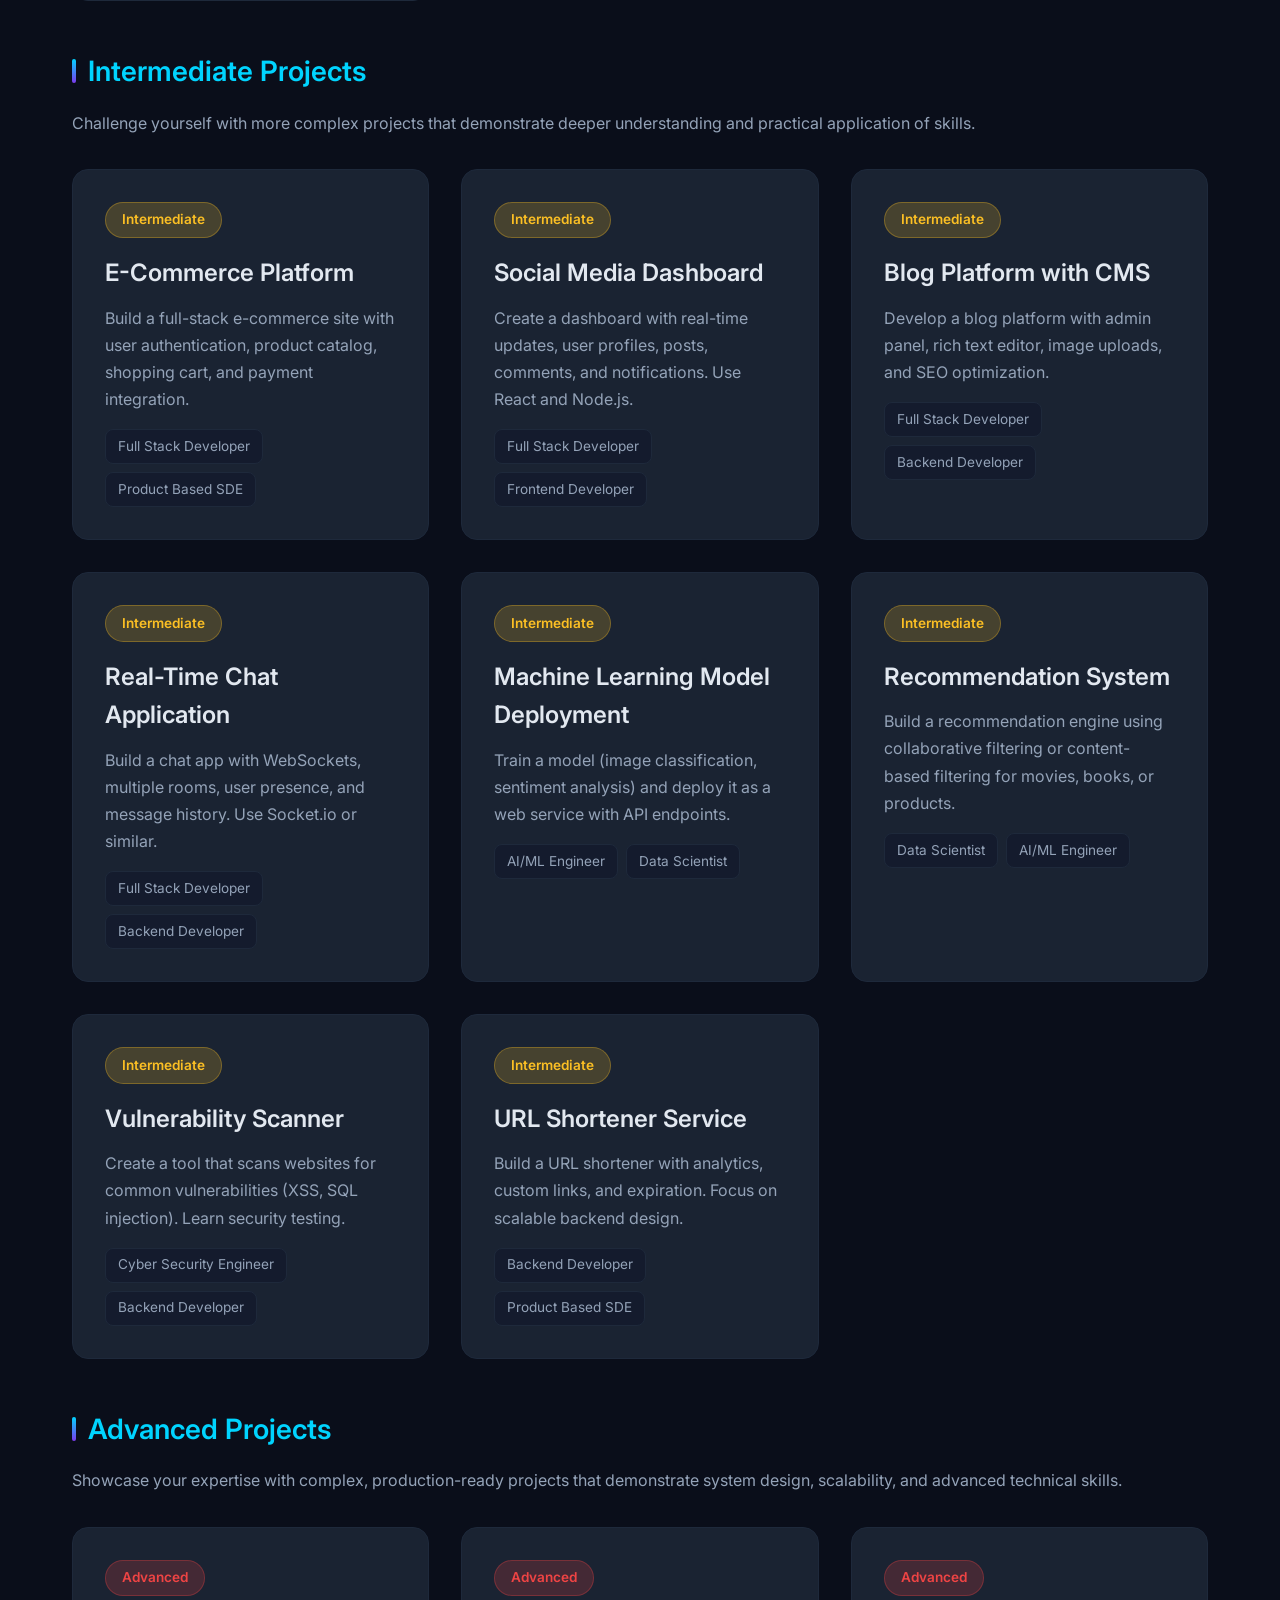
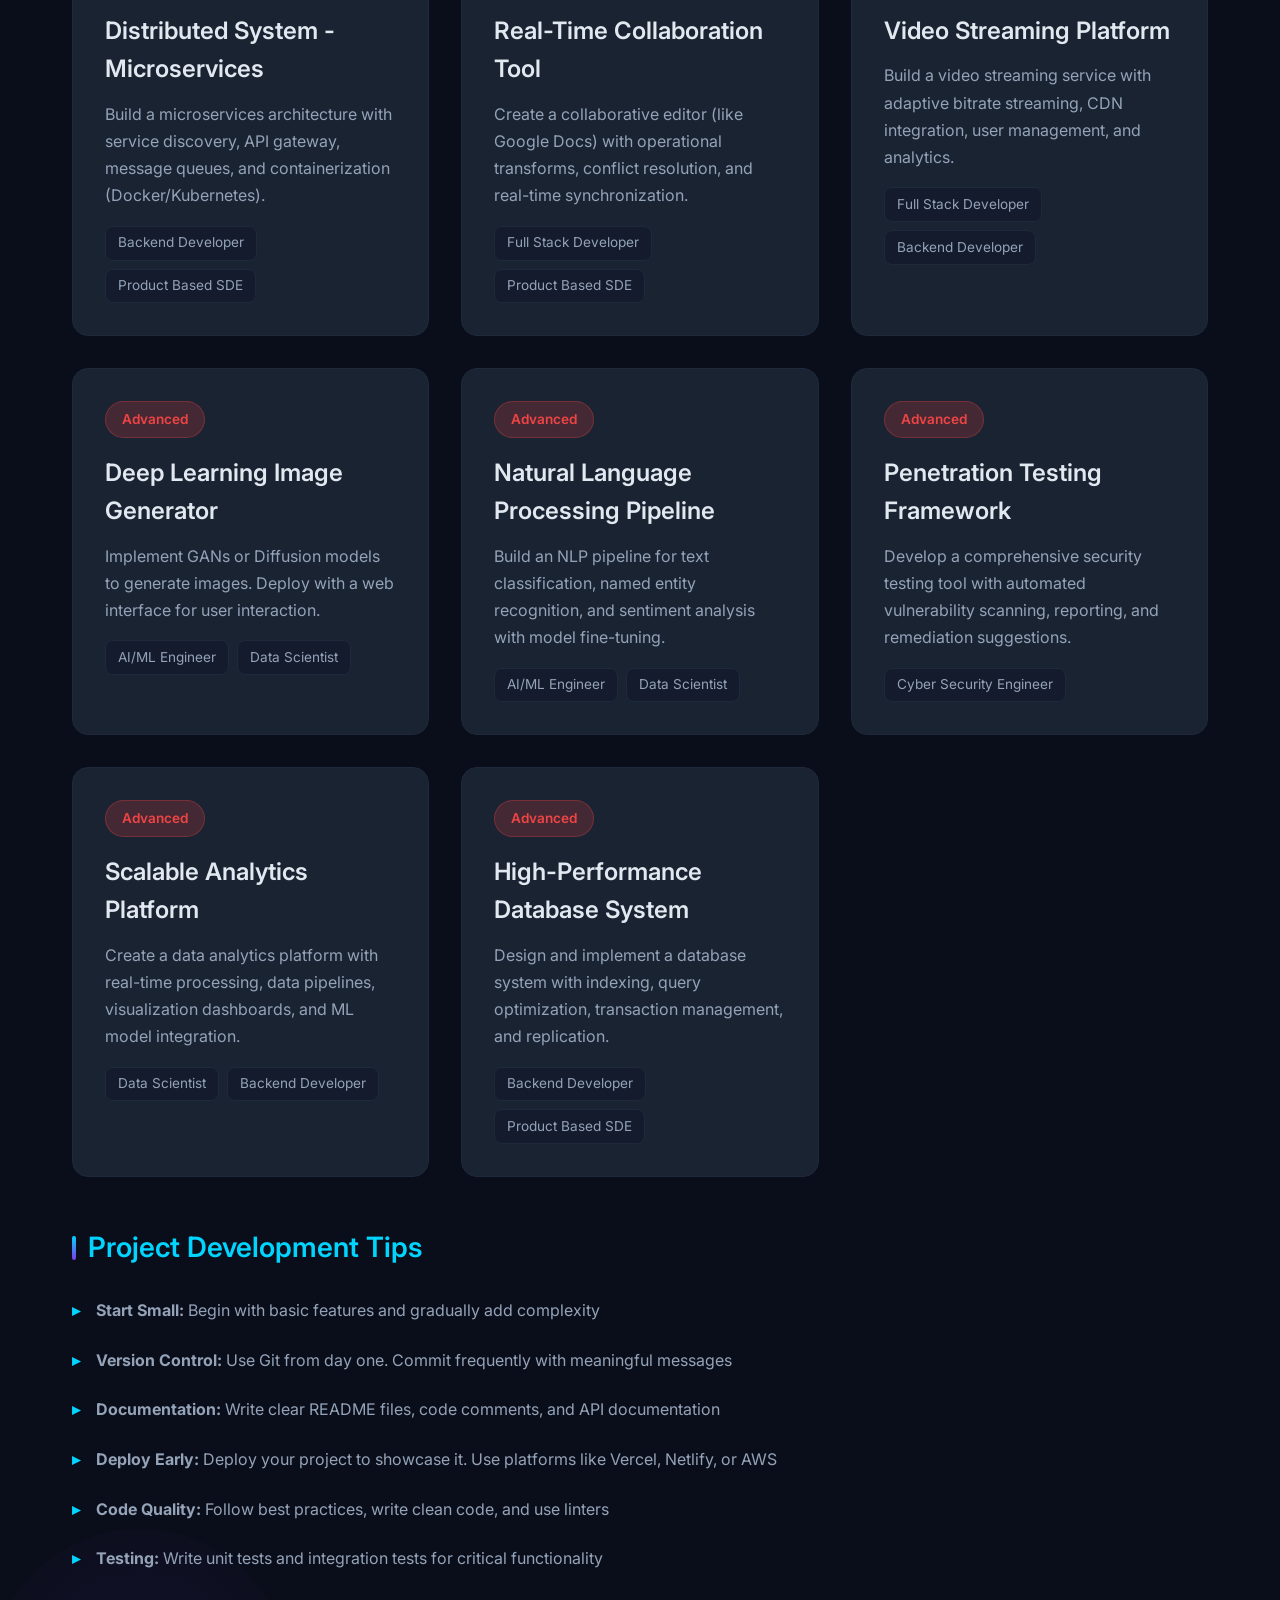
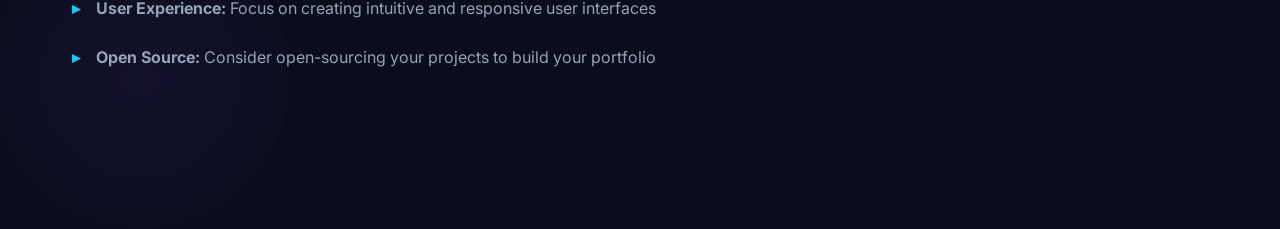
<file: projects.html>
<!DOCTYPE html>
<html lang="en">
<head>
  <meta charset="UTF-8">
  <meta name="viewport" content="width=device-width, initial-scale=1.0">
  <title>Projects - PathForge</title>
  <link rel="stylesheet" href="styles.css">
  <link rel="preconnect" href="https://fonts.googleapis.com">
  <link rel="preconnect" href="https://fonts.gstatic.com" crossorigin>
  <link href="https://fonts.googleapis.com/css2?family=Inter:wght@400;500;600;700;800&display=swap" rel="stylesheet">
</head>
<body>
  <!-- Navigation Bar -->
  <nav class="navbar">
    <div class="navbar-container">
      <a href="index.html" class="navbar-brand">PathForge</a>
      <ul class="navbar-links">
        <li><a href="index.html" class="navbar-link">Home</a></li>
        <li><a href="routes.html" class="navbar-link">Routes</a></li>
        <li><a href="core-skills.html" class="navbar-link">Core Skills</a></li>
        <li><a href="internships.html" class="navbar-link">Internships</a></li>
        <li><a href="projects.html" class="navbar-link">Projects</a></li>
        <li><a href="about.html" class="navbar-link">About</a></li>
      </ul>
      <button class="mobile-menu-toggle">
        <span></span>
        <span></span>
        <span></span>
      </button>
    </div>
  </nav>

  <!-- Projects Content -->
  <div class="page-container">
    <h1 class="page-title">Project Ideas</h1>
    <p class="page-subtitle">Build projects that showcase your skills and align with your career goals</p>

    <!-- Beginner Projects -->
    <div class="content-section">
      <h3>Beginner Projects</h3>
      <p>Perfect for getting started and building foundational skills. Focus on learning core concepts and completing end-to-end projects.</p>

      <div class="projects-grid">
        <div class="project-card">
          <span class="project-level level-beginner">Beginner</span>
          <h4 class="project-title">Personal Portfolio Website</h4>
          <p class="project-description">Create a responsive portfolio website showcasing your projects, skills, and achievements. Use HTML, CSS, and JavaScript.</p>
          <div class="project-careers">
            <span class="career-tag">Frontend Developer</span>
            <span class="career-tag">Full Stack Developer</span>
          </div>
        </div>

        <div class="project-card">
          <span class="project-level level-beginner">Beginner</span>
          <h4 class="project-title">Todo List Application</h4>
          <p class="project-description">Build a todo app with add, edit, delete, and mark-complete features. Use React or vanilla JavaScript with local storage.</p>
          <div class="project-careers">
            <span class="career-tag">Frontend Developer</span>
            <span class="career-tag">Full Stack Developer</span>
          </div>
        </div>

        <div class="project-card">
          <span class="project-level level-beginner">Beginner</span>
          <h4 class="project-title">Weather App</h4>
          <p class="project-description">Create a weather application using a weather API. Display current weather and forecasts with a clean UI.</p>
          <div class="project-careers">
            <span class="career-tag">Frontend Developer</span>
            <span class="career-tag">Full Stack Developer</span>
          </div>
        </div>

        <div class="project-card">
          <span class="project-level level-beginner">Beginner</span>
          <h4 class="project-title">Basic REST API</h4>
          <p class="project-description">Build a simple REST API with CRUD operations using Node.js/Express or Python/Flask. Include proper error handling.</p>
          <div class="project-careers">
            <span class="career-tag">Backend Developer</span>
            <span class="career-tag">Full Stack Developer</span>
          </div>
        </div>

        <div class="project-card">
          <span class="project-level level-beginner">Beginner</span>
          <h4 class="project-title">Data Analysis Dashboard</h4>
          <p class="project-description">Analyze a dataset using Python (Pandas, Matplotlib) and create visualizations. Present insights in a Jupyter notebook.</p>
          <div class="project-careers">
            <span class="career-tag">Data Scientist</span>
            <span class="career-tag">AI/ML Engineer</span>
          </div>
        </div>

        <div class="project-card">
          <span class="project-level level-beginner">Beginner</span>
          <h4 class="project-title">Simple Chatbot</h4>
          <p class="project-description">Create a rule-based chatbot using Python. Implement basic NLP techniques and conversation flow.</p>
          <div class="project-careers">
            <span class="career-tag">AI/ML Engineer</span>
            <span class="career-tag">Data Scientist</span>
          </div>
        </div>

        <div class="project-card">
          <span class="project-level level-beginner">Beginner</span>
          <h4 class="project-title">Password Manager</h4>
          <p class="project-description">Build a secure password manager with encryption. Learn about cryptography, secure storage, and authentication.</p>
          <div class="project-careers">
            <span class="career-tag">Cyber Security Engineer</span>
            <span class="career-tag">Backend Developer</span>
          </div>
        </div>
      </div>
    </div>

    <!-- Intermediate Projects -->
    <div class="content-section">
      <h3>Intermediate Projects</h3>
      <p>Challenge yourself with more complex projects that demonstrate deeper understanding and practical application of skills.</p>

      <div class="projects-grid">
        <div class="project-card">
          <span class="project-level level-intermediate">Intermediate</span>
          <h4 class="project-title">E-Commerce Platform</h4>
          <p class="project-description">Build a full-stack e-commerce site with user authentication, product catalog, shopping cart, and payment integration.</p>
          <div class="project-careers">
            <span class="career-tag">Full Stack Developer</span>
            <span class="career-tag">Product Based SDE</span>
          </div>
        </div>

        <div class="project-card">
          <span class="project-level level-intermediate">Intermediate</span>
          <h4 class="project-title">Social Media Dashboard</h4>
          <p class="project-description">Create a dashboard with real-time updates, user profiles, posts, comments, and notifications. Use React and Node.js.</p>
          <div class="project-careers">
            <span class="career-tag">Full Stack Developer</span>
            <span class="career-tag">Frontend Developer</span>
          </div>
        </div>

        <div class="project-card">
          <span class="project-level level-intermediate">Intermediate</span>
          <h4 class="project-title">Blog Platform with CMS</h4>
          <p class="project-description">Develop a blog platform with admin panel, rich text editor, image uploads, and SEO optimization.</p>
          <div class="project-careers">
            <span class="career-tag">Full Stack Developer</span>
            <span class="career-tag">Backend Developer</span>
          </div>
        </div>

        <div class="project-card">
          <span class="project-level level-intermediate">Intermediate</span>
          <h4 class="project-title">Real-Time Chat Application</h4>
          <p class="project-description">Build a chat app with WebSockets, multiple rooms, user presence, and message history. Use Socket.io or similar.</p>
          <div class="project-careers">
            <span class="career-tag">Full Stack Developer</span>
            <span class="career-tag">Backend Developer</span>
          </div>
        </div>

        <div class="project-card">
          <span class="project-level level-intermediate">Intermediate</span>
          <h4 class="project-title">Machine Learning Model Deployment</h4>
          <p class="project-description">Train a model (image classification, sentiment analysis) and deploy it as a web service with API endpoints.</p>
          <div class="project-careers">
            <span class="career-tag">AI/ML Engineer</span>
            <span class="career-tag">Data Scientist</span>
          </div>
        </div>

        <div class="project-card">
          <span class="project-level level-intermediate">Intermediate</span>
          <h4 class="project-title">Recommendation System</h4>
          <p class="project-description">Build a recommendation engine using collaborative filtering or content-based filtering for movies, books, or products.</p>
          <div class="project-careers">
            <span class="career-tag">Data Scientist</span>
            <span class="career-tag">AI/ML Engineer</span>
          </div>
        </div>

        <div class="project-card">
          <span class="project-level level-intermediate">Intermediate</span>
          <h4 class="project-title">Vulnerability Scanner</h4>
          <p class="project-description">Create a tool that scans websites for common vulnerabilities (XSS, SQL injection). Learn security testing.</p>
          <div class="project-careers">
            <span class="career-tag">Cyber Security Engineer</span>
            <span class="career-tag">Backend Developer</span>
          </div>
        </div>

        <div class="project-card">
          <span class="project-level level-intermediate">Intermediate</span>
          <h4 class="project-title">URL Shortener Service</h4>
          <p class="project-description">Build a URL shortener with analytics, custom links, and expiration. Focus on scalable backend design.</p>
          <div class="project-careers">
            <span class="career-tag">Backend Developer</span>
            <span class="career-tag">Product Based SDE</span>
          </div>
        </div>
      </div>
    </div>

    <!-- Advanced Projects -->
    <div class="content-section">
      <h3>Advanced Projects</h3>
      <p>Showcase your expertise with complex, production-ready projects that demonstrate system design, scalability, and advanced technical skills.</p>

      <div class="projects-grid">
        <div class="project-card">
          <span class="project-level level-advanced">Advanced</span>
          <h4 class="project-title">Distributed System - Microservices</h4>
          <p class="project-description">Build a microservices architecture with service discovery, API gateway, message queues, and containerization (Docker/Kubernetes).</p>
          <div class="project-careers">
            <span class="career-tag">Backend Developer</span>
            <span class="career-tag">Product Based SDE</span>
          </div>
        </div>

        <div class="project-card">
          <span class="project-level level-advanced">Advanced</span>
          <h4 class="project-title">Real-Time Collaboration Tool</h4>
          <p class="project-description">Create a collaborative editor (like Google Docs) with operational transforms, conflict resolution, and real-time synchronization.</p>
          <div class="project-careers">
            <span class="career-tag">Full Stack Developer</span>
            <span class="career-tag">Product Based SDE</span>
          </div>
        </div>

        <div class="project-card">
          <span class="project-level level-advanced">Advanced</span>
          <h4 class="project-title">Video Streaming Platform</h4>
          <p class="project-description">Build a video streaming service with adaptive bitrate streaming, CDN integration, user management, and analytics.</p>
          <div class="project-careers">
            <span class="career-tag">Full Stack Developer</span>
            <span class="career-tag">Backend Developer</span>
          </div>
        </div>

        <div class="project-card">
          <span class="project-level level-advanced">Advanced</span>
          <h4 class="project-title">Deep Learning Image Generator</h4>
          <p class="project-description">Implement GANs or Diffusion models to generate images. Deploy with a web interface for user interaction.</p>
          <div class="project-careers">
            <span class="career-tag">AI/ML Engineer</span>
            <span class="career-tag">Data Scientist</span>
          </div>
        </div>

        <div class="project-card">
          <span class="project-level level-advanced">Advanced</span>
          <h4 class="project-title">Natural Language Processing Pipeline</h4>
          <p class="project-description">Build an NLP pipeline for text classification, named entity recognition, and sentiment analysis with model fine-tuning.</p>
          <div class="project-careers">
            <span class="career-tag">AI/ML Engineer</span>
            <span class="career-tag">Data Scientist</span>
          </div>
        </div>

        <div class="project-card">
          <span class="project-level level-advanced">Advanced</span>
          <h4 class="project-title">Penetration Testing Framework</h4>
          <p class="project-description">Develop a comprehensive security testing tool with automated vulnerability scanning, reporting, and remediation suggestions.</p>
          <div class="project-careers">
            <span class="career-tag">Cyber Security Engineer</span>
          </div>
        </div>

        <div class="project-card">
          <span class="project-level level-advanced">Advanced</span>
          <h4 class="project-title">Scalable Analytics Platform</h4>
          <p class="project-description">Create a data analytics platform with real-time processing, data pipelines, visualization dashboards, and ML model integration.</p>
          <div class="project-careers">
            <span class="career-tag">Data Scientist</span>
            <span class="career-tag">Backend Developer</span>
          </div>
        </div>

        <div class="project-card">
          <span class="project-level level-advanced">Advanced</span>
          <h4 class="project-title">High-Performance Database System</h4>
          <p class="project-description">Design and implement a database system with indexing, query optimization, transaction management, and replication.</p>
          <div class="project-careers">
            <span class="career-tag">Backend Developer</span>
            <span class="career-tag">Product Based SDE</span>
          </div>
        </div>
      </div>
    </div>

    <!-- Project Tips -->
    <div class="content-section">
      <h3>Project Development Tips</h3>
      <ul>
        <li><strong>Start Small:</strong> Begin with basic features and gradually add complexity</li>
        <li><strong>Version Control:</strong> Use Git from day one. Commit frequently with meaningful messages</li>
        <li><strong>Documentation:</strong> Write clear README files, code comments, and API documentation</li>
        <li><strong>Deploy Early:</strong> Deploy your project to showcase it. Use platforms like Vercel, Netlify, or AWS</li>
        <li><strong>Code Quality:</strong> Follow best practices, write clean code, and use linters</li>
        <li><strong>Testing:</strong> Write unit tests and integration tests for critical functionality</li>
        <li><strong>User Experience:</strong> Focus on creating intuitive and responsive user interfaces</li>
        <li><strong>Open Source:</strong> Consider open-sourcing your projects to build your portfolio</li>
      </ul>
    </div>
  </div>

  <script src="main.js"></script>
</body>
</html>
</file>
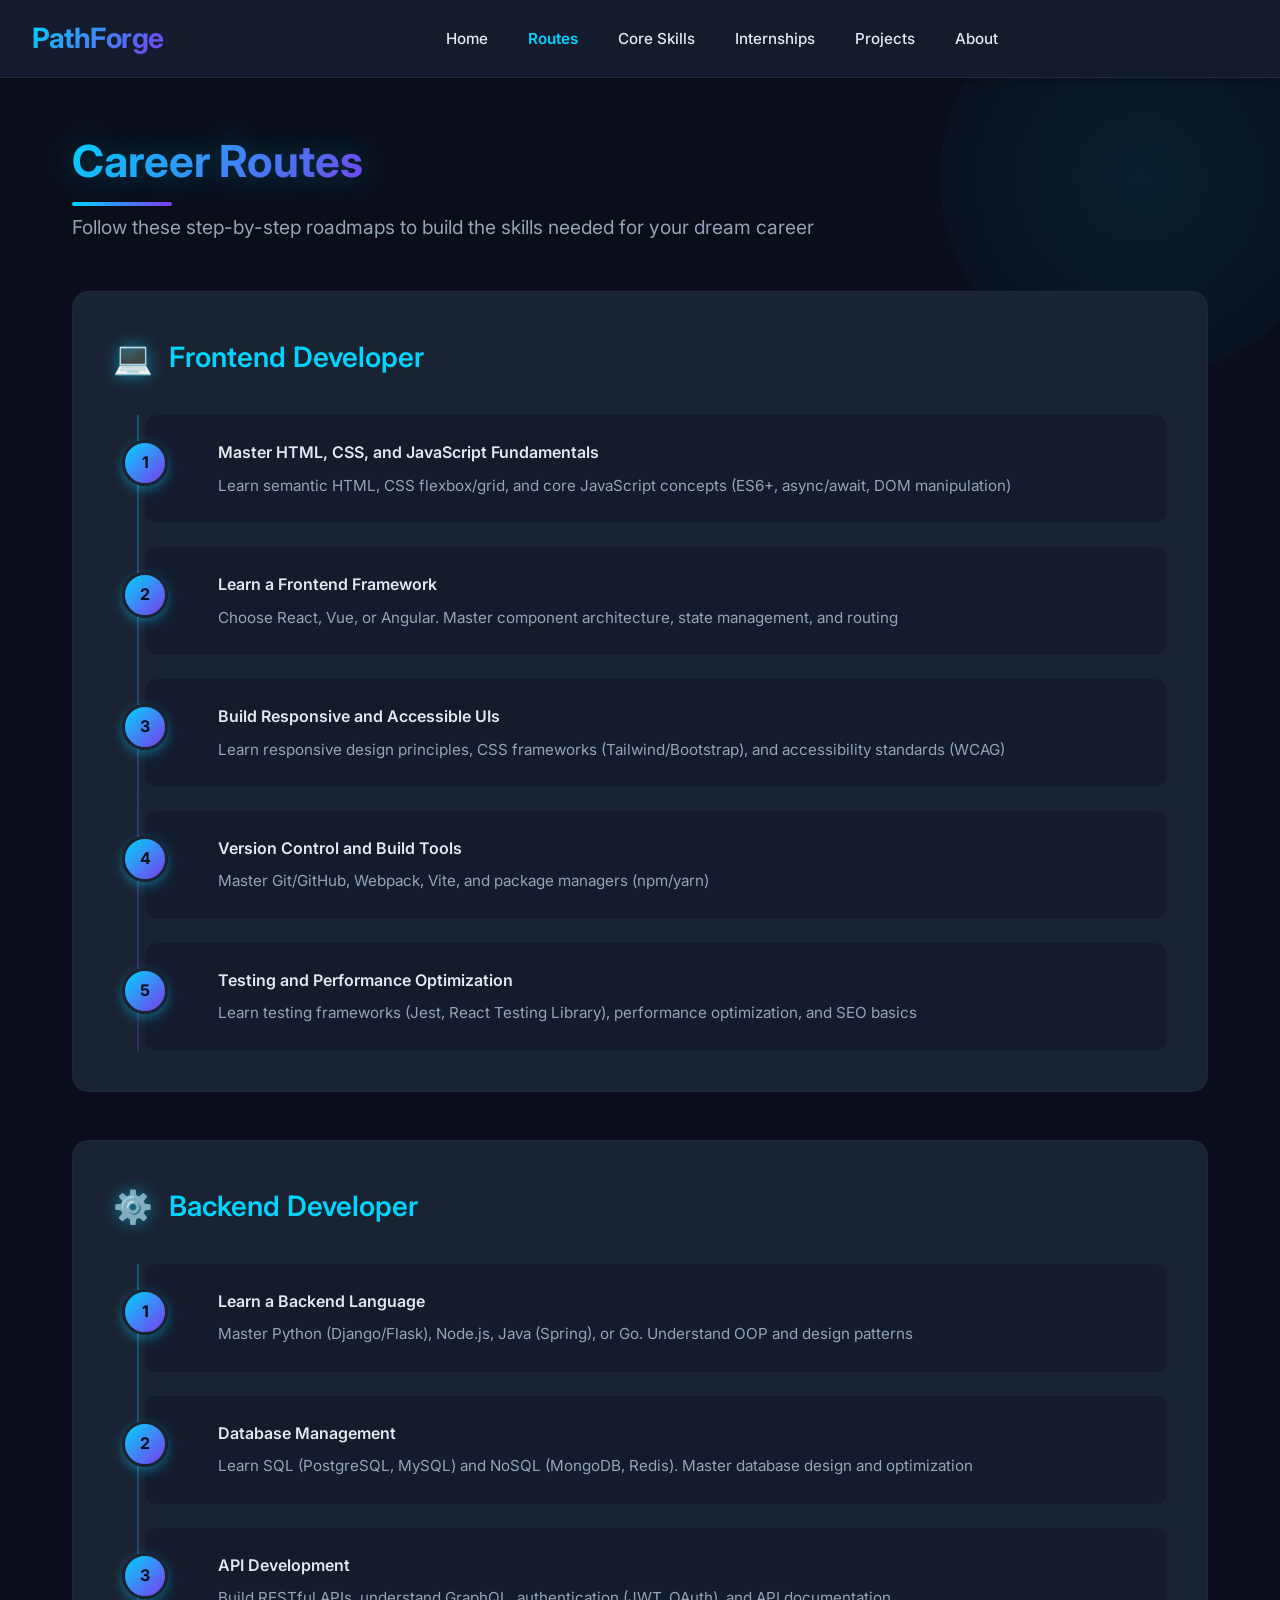
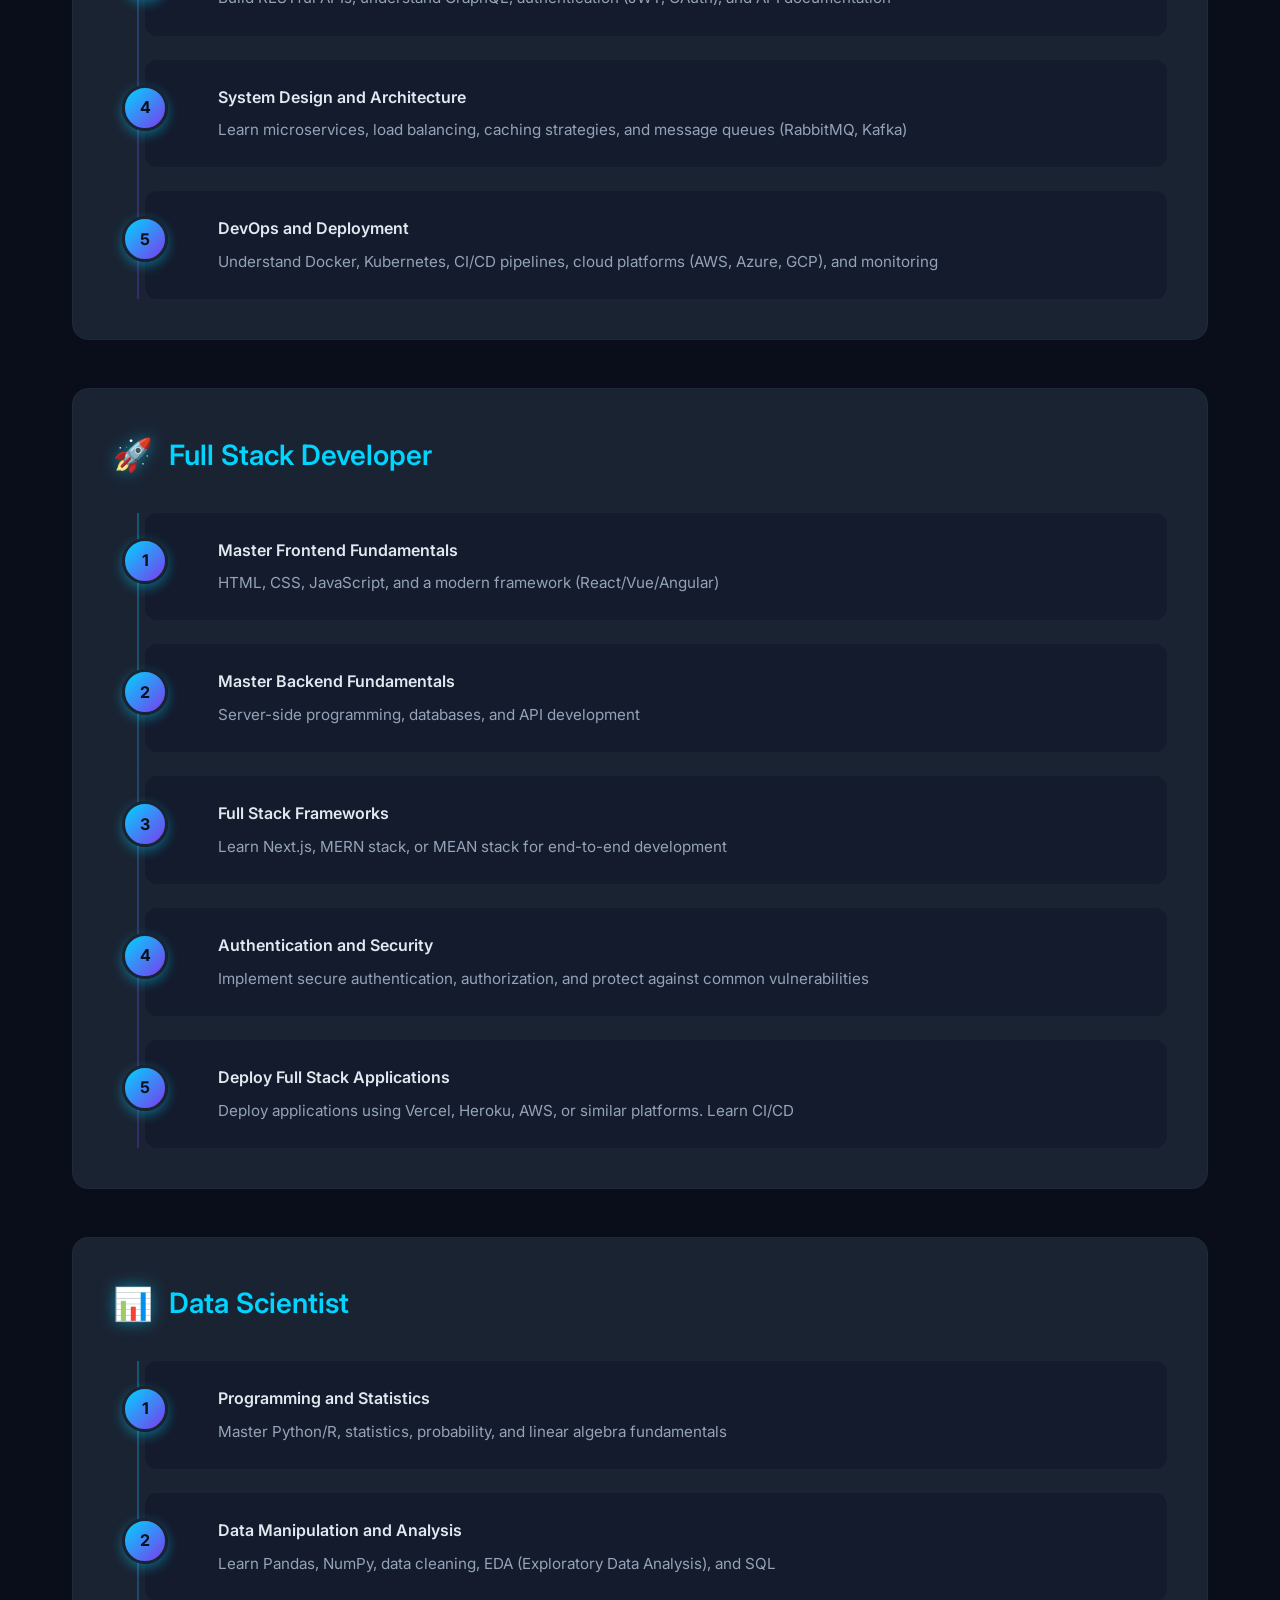
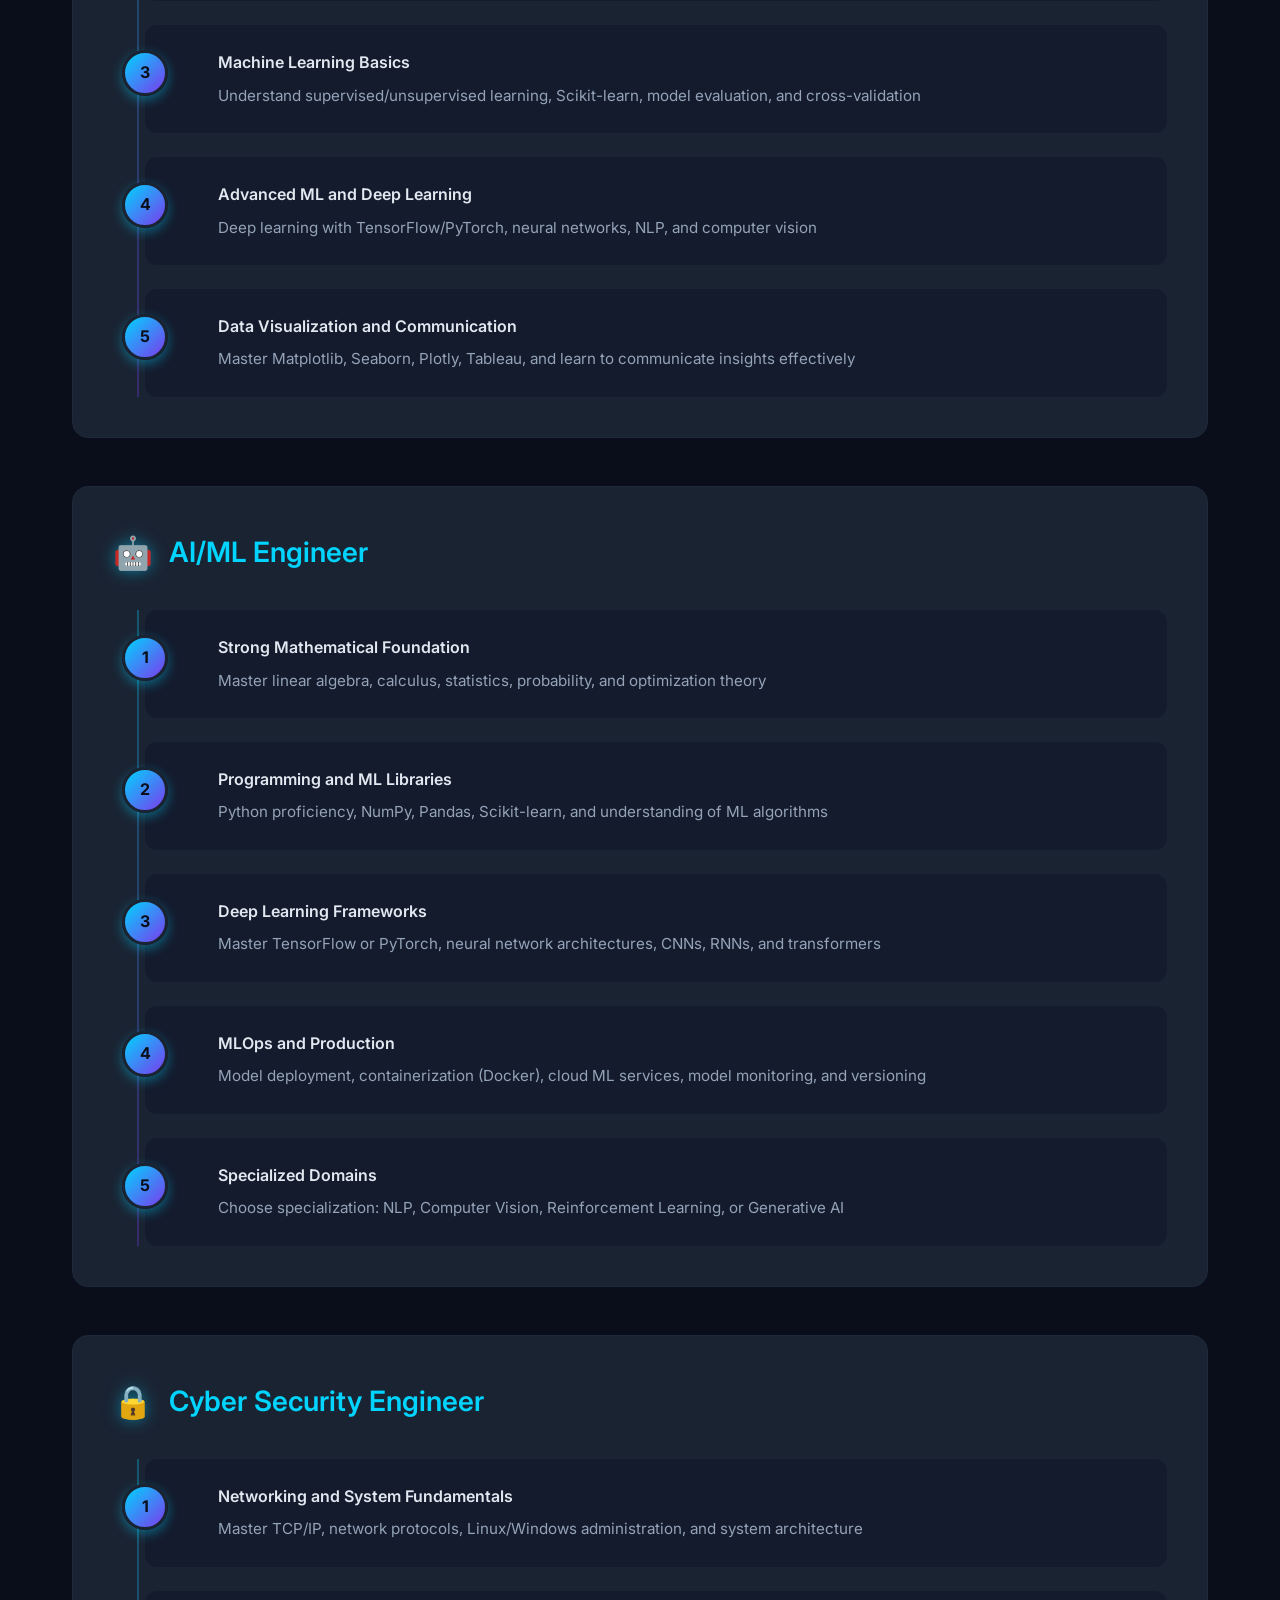
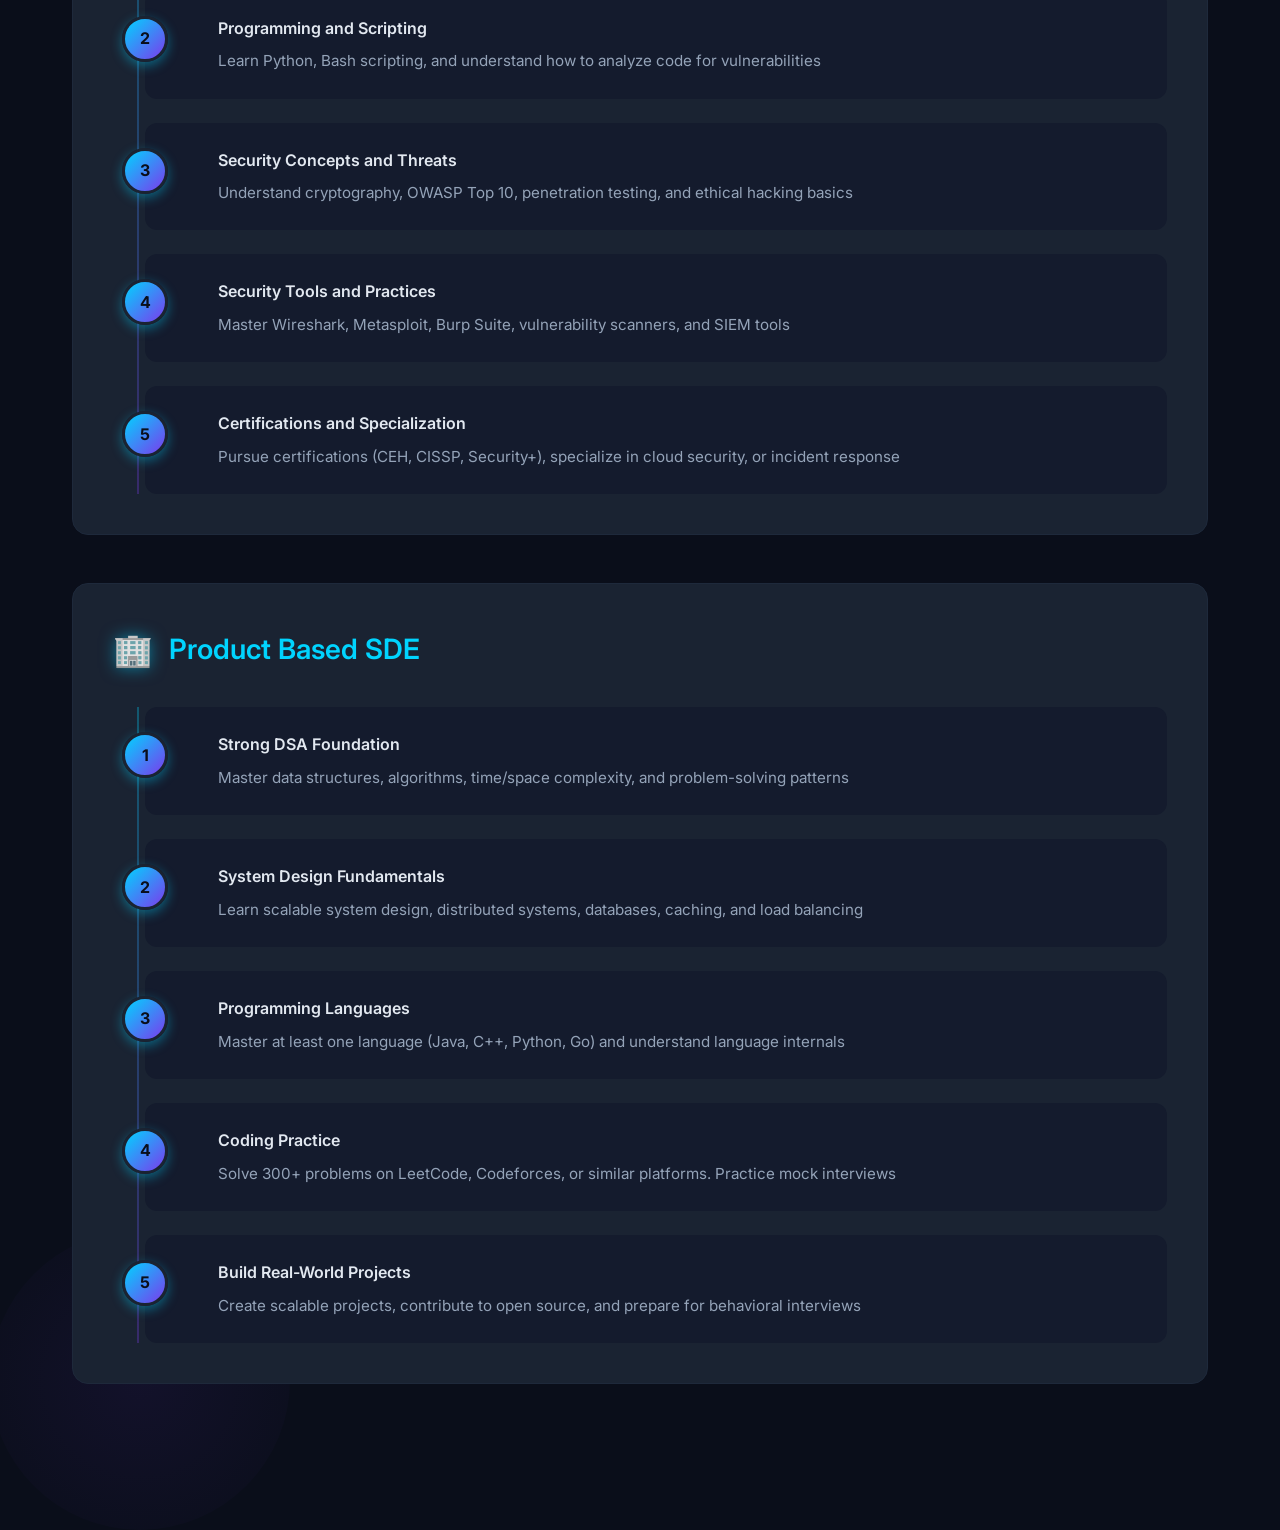
<file: routes.html>
<!DOCTYPE html>
<html lang="en">
<head>
  <meta charset="UTF-8">
  <meta name="viewport" content="width=device-width, initial-scale=1.0">
  <title>Career Routes - PathForge</title>
  <link rel="stylesheet" href="styles.css">
  <link rel="preconnect" href="https://fonts.googleapis.com">
  <link rel="preconnect" href="https://fonts.gstatic.com" crossorigin>
  <link href="https://fonts.googleapis.com/css2?family=Inter:wght@400;500;600;700;800&display=swap" rel="stylesheet">
</head>
<body>
  <!-- Navigation Bar -->
  <nav class="navbar">
    <div class="navbar-container">
      <a href="index.html" class="navbar-brand">PathForge</a>
      <ul class="navbar-links">
        <li><a href="index.html" class="navbar-link">Home</a></li>
        <li><a href="routes.html" class="navbar-link">Routes</a></li>
        <li><a href="core-skills.html" class="navbar-link">Core Skills</a></li>
        <li><a href="internships.html" class="navbar-link">Internships</a></li>
        <li><a href="projects.html" class="navbar-link">Projects</a></li>
        <li><a href="about.html" class="navbar-link">About</a></li>
      </ul>
      <button class="mobile-menu-toggle">
        <span></span>
        <span></span>
        <span></span>
      </button>
    </div>
  </nav>

  <!-- Routes Content -->
  <div class="page-container">
    <h1 class="page-title">Career Routes</h1>
    <p class="page-subtitle">Follow these step-by-step roadmaps to build the skills needed for your dream career</p>

    <div class="roadmap-container">
      <!-- Frontend Developer Route -->
      <div class="roadmap-item" id="frontend">
        <h2 class="roadmap-title">
          <span class="roadmap-title-icon">💻</span>
          <span>Frontend Developer</span>
        </h2>
        <ol class="roadmap-steps">
          <li class="roadmap-step">
            <div class="roadmap-step-title">Master HTML, CSS, and JavaScript Fundamentals</div>
            <div class="roadmap-step-desc">Learn semantic HTML, CSS flexbox/grid, and core JavaScript concepts (ES6+, async/await, DOM manipulation)</div>
          </li>
          <li class="roadmap-step">
            <div class="roadmap-step-title">Learn a Frontend Framework</div>
            <div class="roadmap-step-desc">Choose React, Vue, or Angular. Master component architecture, state management, and routing</div>
          </li>
          <li class="roadmap-step">
            <div class="roadmap-step-title">Build Responsive and Accessible UIs</div>
            <div class="roadmap-step-desc">Learn responsive design principles, CSS frameworks (Tailwind/Bootstrap), and accessibility standards (WCAG)</div>
          </li>
          <li class="roadmap-step">
            <div class="roadmap-step-title">Version Control and Build Tools</div>
            <div class="roadmap-step-desc">Master Git/GitHub, Webpack, Vite, and package managers (npm/yarn)</div>
          </li>
          <li class="roadmap-step">
            <div class="roadmap-step-title">Testing and Performance Optimization</div>
            <div class="roadmap-step-desc">Learn testing frameworks (Jest, React Testing Library), performance optimization, and SEO basics</div>
          </li>
        </ol>
      </div>

      <!-- Backend Developer Route -->
      <div class="roadmap-item" id="backend">
        <h2 class="roadmap-title">
          <span class="roadmap-title-icon">⚙️</span>
          <span>Backend Developer</span>
        </h2>
        <ol class="roadmap-steps">
          <li class="roadmap-step">
            <div class="roadmap-step-title">Learn a Backend Language</div>
            <div class="roadmap-step-desc">Master Python (Django/Flask), Node.js, Java (Spring), or Go. Understand OOP and design patterns</div>
          </li>
          <li class="roadmap-step">
            <div class="roadmap-step-title">Database Management</div>
            <div class="roadmap-step-desc">Learn SQL (PostgreSQL, MySQL) and NoSQL (MongoDB, Redis). Master database design and optimization</div>
          </li>
          <li class="roadmap-step">
            <div class="roadmap-step-title">API Development</div>
            <div class="roadmap-step-desc">Build RESTful APIs, understand GraphQL, authentication (JWT, OAuth), and API documentation</div>
          </li>
          <li class="roadmap-step">
            <div class="roadmap-step-title">System Design and Architecture</div>
            <div class="roadmap-step-desc">Learn microservices, load balancing, caching strategies, and message queues (RabbitMQ, Kafka)</div>
          </li>
          <li class="roadmap-step">
            <div class="roadmap-step-title">DevOps and Deployment</div>
            <div class="roadmap-step-desc">Understand Docker, Kubernetes, CI/CD pipelines, cloud platforms (AWS, Azure, GCP), and monitoring</div>
          </li>
        </ol>
      </div>

      <!-- Full Stack Developer Route -->
      <div class="roadmap-item" id="fullstack">
        <h2 class="roadmap-title">
          <span class="roadmap-title-icon">🚀</span>
          <span>Full Stack Developer</span>
        </h2>
        <ol class="roadmap-steps">
          <li class="roadmap-step">
            <div class="roadmap-step-title">Master Frontend Fundamentals</div>
            <div class="roadmap-step-desc">HTML, CSS, JavaScript, and a modern framework (React/Vue/Angular)</div>
          </li>
          <li class="roadmap-step">
            <div class="roadmap-step-title">Master Backend Fundamentals</div>
            <div class="roadmap-step-desc">Server-side programming, databases, and API development</div>
          </li>
          <li class="roadmap-step">
            <div class="roadmap-step-title">Full Stack Frameworks</div>
            <div class="roadmap-step-desc">Learn Next.js, MERN stack, or MEAN stack for end-to-end development</div>
          </li>
          <li class="roadmap-step">
            <div class="roadmap-step-title">Authentication and Security</div>
            <div class="roadmap-step-desc">Implement secure authentication, authorization, and protect against common vulnerabilities</div>
          </li>
          <li class="roadmap-step">
            <div class="roadmap-step-title">Deploy Full Stack Applications</div>
            <div class="roadmap-step-desc">Deploy applications using Vercel, Heroku, AWS, or similar platforms. Learn CI/CD</div>
          </li>
        </ol>
      </div>

      <!-- Data Scientist Route -->
      <div class="roadmap-item" id="datascience">
        <h2 class="roadmap-title">
          <span class="roadmap-title-icon">📊</span>
          <span>Data Scientist</span>
        </h2>
        <ol class="roadmap-steps">
          <li class="roadmap-step">
            <div class="roadmap-step-title">Programming and Statistics</div>
            <div class="roadmap-step-desc">Master Python/R, statistics, probability, and linear algebra fundamentals</div>
          </li>
          <li class="roadmap-step">
            <div class="roadmap-step-title">Data Manipulation and Analysis</div>
            <div class="roadmap-step-desc">Learn Pandas, NumPy, data cleaning, EDA (Exploratory Data Analysis), and SQL</div>
          </li>
          <li class="roadmap-step">
            <div class="roadmap-step-title">Machine Learning Basics</div>
            <div class="roadmap-step-desc">Understand supervised/unsupervised learning, Scikit-learn, model evaluation, and cross-validation</div>
          </li>
          <li class="roadmap-step">
            <div class="roadmap-step-title">Advanced ML and Deep Learning</div>
            <div class="roadmap-step-desc">Deep learning with TensorFlow/PyTorch, neural networks, NLP, and computer vision</div>
          </li>
          <li class="roadmap-step">
            <div class="roadmap-step-title">Data Visualization and Communication</div>
            <div class="roadmap-step-desc">Master Matplotlib, Seaborn, Plotly, Tableau, and learn to communicate insights effectively</div>
          </li>
        </ol>
      </div>

      <!-- AI/ML Engineer Route -->
      <div class="roadmap-item" id="aiml">
        <h2 class="roadmap-title">
          <span class="roadmap-title-icon">🤖</span>
          <span>AI/ML Engineer</span>
        </h2>
        <ol class="roadmap-steps">
          <li class="roadmap-step">
            <div class="roadmap-step-title">Strong Mathematical Foundation</div>
            <div class="roadmap-step-desc">Master linear algebra, calculus, statistics, probability, and optimization theory</div>
          </li>
          <li class="roadmap-step">
            <div class="roadmap-step-title">Programming and ML Libraries</div>
            <div class="roadmap-step-desc">Python proficiency, NumPy, Pandas, Scikit-learn, and understanding of ML algorithms</div>
          </li>
          <li class="roadmap-step">
            <div class="roadmap-step-title">Deep Learning Frameworks</div>
            <div class="roadmap-step-desc">Master TensorFlow or PyTorch, neural network architectures, CNNs, RNNs, and transformers</div>
          </li>
          <li class="roadmap-step">
            <div class="roadmap-step-title">MLOps and Production</div>
            <div class="roadmap-step-desc">Model deployment, containerization (Docker), cloud ML services, model monitoring, and versioning</div>
          </li>
          <li class="roadmap-step">
            <div class="roadmap-step-title">Specialized Domains</div>
            <div class="roadmap-step-desc">Choose specialization: NLP, Computer Vision, Reinforcement Learning, or Generative AI</div>
          </li>
        </ol>
      </div>

      <!-- Cyber Security Engineer Route -->
      <div class="roadmap-item" id="cybersecurity">
        <h2 class="roadmap-title">
          <span class="roadmap-title-icon">🔒</span>
          <span>Cyber Security Engineer</span>
        </h2>
        <ol class="roadmap-steps">
          <li class="roadmap-step">
            <div class="roadmap-step-title">Networking and System Fundamentals</div>
            <div class="roadmap-step-desc">Master TCP/IP, network protocols, Linux/Windows administration, and system architecture</div>
          </li>
          <li class="roadmap-step">
            <div class="roadmap-step-title">Programming and Scripting</div>
            <div class="roadmap-step-desc">Learn Python, Bash scripting, and understand how to analyze code for vulnerabilities</div>
          </li>
          <li class="roadmap-step">
            <div class="roadmap-step-title">Security Concepts and Threats</div>
            <div class="roadmap-step-desc">Understand cryptography, OWASP Top 10, penetration testing, and ethical hacking basics</div>
          </li>
          <li class="roadmap-step">
            <div class="roadmap-step-title">Security Tools and Practices</div>
            <div class="roadmap-step-desc">Master Wireshark, Metasploit, Burp Suite, vulnerability scanners, and SIEM tools</div>
          </li>
          <li class="roadmap-step">
            <div class="roadmap-step-title">Certifications and Specialization</div>
            <div class="roadmap-step-desc">Pursue certifications (CEH, CISSP, Security+), specialize in cloud security, or incident response</div>
          </li>
        </ol>
      </div>

      <!-- Product Based SDE Route -->
      <div class="roadmap-item" id="sde">
        <h2 class="roadmap-title">
          <span class="roadmap-title-icon">🏢</span>
          <span>Product Based SDE</span>
        </h2>
        <ol class="roadmap-steps">
          <li class="roadmap-step">
            <div class="roadmap-step-title">Strong DSA Foundation</div>
            <div class="roadmap-step-desc">Master data structures, algorithms, time/space complexity, and problem-solving patterns</div>
          </li>
          <li class="roadmap-step">
            <div class="roadmap-step-title">System Design Fundamentals</div>
            <div class="roadmap-step-desc">Learn scalable system design, distributed systems, databases, caching, and load balancing</div>
          </li>
          <li class="roadmap-step">
            <div class="roadmap-step-title">Programming Languages</div>
            <div class="roadmap-step-desc">Master at least one language (Java, C++, Python, Go) and understand language internals</div>
          </li>
          <li class="roadmap-step">
            <div class="roadmap-step-title">Coding Practice</div>
            <div class="roadmap-step-desc">Solve 300+ problems on LeetCode, Codeforces, or similar platforms. Practice mock interviews</div>
          </li>
          <li class="roadmap-step">
            <div class="roadmap-step-title">Build Real-World Projects</div>
            <div class="roadmap-step-desc">Create scalable projects, contribute to open source, and prepare for behavioral interviews</div>
          </li>
        </ol>
      </div>
    </div>
  </div>

  <script src="main.js"></script>
</body>
</html>
</file>
<file: styles.css>
/* PathForge - Modern Dark Theme Styles */

:root {
  --bg-dark: #0a0e1a;
  --bg-elevated: #141b2d;
  --bg-card: #1a2332;
  --accent: #00d4ff;
  --accent-hover: #00b8e6;
  --accent-secondary: #7c3aed;
  --text-main: #e2e8f0;
  --text-muted: #94a3b8;
  --text-dim: #64748b;
  --border: #1e293b;
  --border-hover: #334155;
  --shadow-sm: 0 2px 8px rgba(0, 0, 0, 0.3);
  --shadow-md: 0 4px 16px rgba(0, 0, 0, 0.4);
  --shadow-lg: 0 8px 32px rgba(0, 0, 0, 0.5);
  --transition: all 0.3s cubic-bezier(0.4, 0, 0.2, 1);
}

* {
  margin: 0;
  padding: 0;
  box-sizing: border-box;
}

html {
  scroll-behavior: smooth;
}

body {
  font-family: 'Inter', -apple-system, BlinkMacSystemFont, 'Segoe UI', Roboto, sans-serif;
  background: var(--bg-dark);
  color: var(--text-main);
  line-height: 1.6;
  overflow-x: hidden;
}

/* Navigation Bar */
.navbar {
  background: var(--bg-elevated);
  backdrop-filter: blur(10px);
  border-bottom: 1px solid var(--border);
  position: sticky;
  top: 0;
  z-index: 1000;
  padding: 1rem 0;
  box-shadow: var(--shadow-sm);
}

.navbar-container {
  max-width: 1400px;
  margin: 0 auto;
  padding: 0 2rem;
  display: flex;
  align-items: center;
  justify-content: space-between;
  gap: 2rem;
}

.navbar-brand {
  font-size: 1.75rem;
  font-weight: 700;
  color: var(--accent);
  text-decoration: none;
  letter-spacing: -0.5px;
  transition: var(--transition);
  background: linear-gradient(135deg, var(--accent), var(--accent-secondary));
  -webkit-background-clip: text;
  -webkit-text-fill-color: transparent;
  background-clip: text;
}

.navbar-brand:hover {
  transform: scale(1.05);
}

.navbar-links {
  display: flex;
  list-style: none;
  gap: 2.5rem;
  align-items: center;
  flex: 1;
  justify-content: center;
}

.navbar-link {
  color: var(--text-main);
  text-decoration: none;
  font-weight: 500;
  font-size: 0.95rem;
  transition: var(--transition);
  position: relative;
  padding: 0.5rem 0;
}

.navbar-link::after {
  content: '';
  position: absolute;
  bottom: 0;
  left: 0;
  width: 0;
  height: 2px;
  background: linear-gradient(90deg, var(--accent), var(--accent-secondary));
  transition: var(--transition);
}

.navbar-link:hover {
  color: var(--accent);
}

.navbar-link:hover::after {
  width: 100%;
}

.google-login-btn {
  display: flex;
  align-items: center;
  gap: 0.6rem;
  padding: 0.65rem 1.4rem;
  background: var(--bg-card);
  border: 1px solid var(--border);
  border-radius: 0.5rem;
  color: var(--text-main);
  font-weight: 500;
  font-size: 0.9rem;
  cursor: pointer;
  transition: var(--transition);
  text-decoration: none;
}

.google-login-btn:hover {
  background: var(--bg-elevated);
  border-color: var(--accent);
  transform: translateY(-2px);
  box-shadow: var(--shadow-md);
}

.google-icon {
  width: 18px;
  height: 18px;
}

.mobile-menu-toggle {
  display: none;
  flex-direction: column;
  gap: 5px;
  background: none;
  border: none;
  cursor: pointer;
  padding: 0.5rem;
}

.mobile-menu-toggle span {
  width: 24px;
  height: 2px;
  background: var(--text-main);
  transition: var(--transition);
  border-radius: 2px;
}

/* Hero Section */
.hero {
  text-align: center;
  padding: 6rem 2rem 4rem;
  max-width: 1000px;
  margin: 0 auto;
  position: relative;
  overflow: hidden;
}

.hero::before {
  content: '';
  position: absolute;
  top: -50%;
  right: -20%;
  width: 600px;
  height: 600px;
  background: radial-gradient(circle, rgba(0, 212, 255, 0.1), transparent);
  border-radius: 50%;
  z-index: 0;
}

.hero::after {
  content: '';
  position: absolute;
  bottom: -30%;
  left: -15%;
  width: 500px;
  height: 500px;
  background: radial-gradient(circle, rgba(124, 58, 237, 0.1), transparent);
  border-radius: 50%;
  z-index: 0;
}

.hero > * {
  position: relative;
  z-index: 1;
}

.hero-visual {
  margin-bottom: 2rem;
  display: flex;
  justify-content: center;
  align-items: center;
  gap: 1rem;
  flex-wrap: wrap;
}

.hero-icon {
  font-size: 4rem;
  animation: float 3s ease-in-out infinite;
  filter: drop-shadow(0 0 20px rgba(0, 212, 255, 0.5));
}

.hero-icon:nth-child(2) {
  animation-delay: 0.5s;
}

.hero-icon:nth-child(3) {
  animation-delay: 1s;
}

@keyframes float {
  0%, 100% {
    transform: translateY(0px);
  }
  50% {
    transform: translateY(-20px);
  }
}

.hero-heading {
  font-size: 3.5rem;
  font-weight: 800;
  line-height: 1.1;
  margin-bottom: 1.5rem;
  background: linear-gradient(135deg, var(--accent), var(--accent-secondary));
  -webkit-background-clip: text;
  -webkit-text-fill-color: transparent;
  background-clip: text;
  text-shadow: 0 0 40px rgba(0, 212, 255, 0.3);
}

.hero-description {
  font-size: 1.25rem;
  color: var(--text-muted);
  margin-bottom: 2.5rem;
  line-height: 1.7;
  max-width: 700px;
  margin-left: auto;
  margin-right: auto;
}

.hero-cta {
  display: inline-block;
  padding: 1rem 2.5rem;
  background: linear-gradient(135deg, var(--accent), var(--accent-secondary));
  color: var(--bg-dark);
  text-decoration: none;
  border-radius: 0.75rem;
  font-weight: 600;
  font-size: 1.1rem;
  transition: var(--transition);
  box-shadow: var(--shadow-md);
  border: none;
  cursor: pointer;
}

.hero-cta:hover {
  transform: translateY(-3px);
  box-shadow: var(--shadow-lg);
  filter: brightness(1.1);
}

/* Career Cards Section */
.careers-section {
  padding: 5rem 2rem;
  max-width: 1400px;
  margin: 0 auto;
  position: relative;
}

.careers-section::before {
  content: '';
  position: absolute;
  top: 0;
  left: 0;
  right: 0;
  bottom: 0;
  background: 
    radial-gradient(circle at 20% 50%, rgba(0, 212, 255, 0.05) 0%, transparent 50%),
    radial-gradient(circle at 80% 80%, rgba(124, 58, 237, 0.05) 0%, transparent 50%);
  pointer-events: none;
  z-index: 0;
}

.careers-section > * {
  position: relative;
  z-index: 1;
}

.section-heading {
  text-align: center;
  font-size: 2.5rem;
  font-weight: 700;
  margin-bottom: 3rem;
  color: var(--text-main);
}

.career-cards {
  display: grid;
  grid-template-columns: repeat(auto-fit, minmax(300px, 1fr));
  gap: 2rem;
}

.career-card {
  background: var(--bg-card);
  border: 1px solid var(--border);
  border-radius: 1rem;
  padding: 2rem;
  transition: var(--transition);
  cursor: pointer;
  position: relative;
  overflow: hidden;
}

.career-card::before {
  content: '';
  position: absolute;
  top: 0;
  left: 0;
  right: 0;
  height: 4px;
  background: linear-gradient(90deg, var(--accent), var(--accent-secondary));
  transform: scaleX(0);
  transition: var(--transition);
}

.career-card::after {
  content: '';
  position: absolute;
  top: -50%;
  right: -50%;
  width: 200%;
  height: 200%;
  background: radial-gradient(circle, rgba(0, 212, 255, 0.1), transparent);
  opacity: 0;
  transition: var(--transition);
}

.career-card:hover::after {
  opacity: 1;
}

.career-card:hover {
  transform: translateY(-8px) scale(1.02);
  border-color: var(--accent);
  box-shadow: var(--shadow-lg);
}

.career-card:hover::before {
  transform: scaleX(1);
}

.career-icon {
  font-size: 4rem;
  margin-bottom: 1rem;
  display: block;
  transition: var(--transition);
  filter: drop-shadow(0 0 10px rgba(0, 212, 255, 0.3));
}

.career-card:hover .career-icon {
  transform: scale(1.1) rotate(5deg);
  filter: drop-shadow(0 0 20px rgba(0, 212, 255, 0.6));
}

.career-title {
  font-size: 1.5rem;
  font-weight: 600;
  margin-bottom: 0.75rem;
  color: var(--text-main);
}

.career-description {
  color: var(--text-muted);
  font-size: 0.95rem;
  line-height: 1.6;
}

/* Page Container */
.page-container {
  max-width: 1200px;
  margin: 0 auto;
  padding: 3rem 2rem;
  position: relative;
}

.page-container::before {
  content: '';
  position: absolute;
  top: -100px;
  right: -100px;
  width: 400px;
  height: 400px;
  background: radial-gradient(circle, rgba(0, 212, 255, 0.08), transparent);
  border-radius: 50%;
  z-index: 0;
  pointer-events: none;
}

.page-container::after {
  content: '';
  position: absolute;
  bottom: -50px;
  left: -50px;
  width: 300px;
  height: 300px;
  background: radial-gradient(circle, rgba(124, 58, 237, 0.08), transparent);
  border-radius: 50%;
  z-index: 0;
  pointer-events: none;
}

.page-container > * {
  position: relative;
  z-index: 1;
}

.page-title {
  font-size: 2.75rem;
  font-weight: 700;
  margin-bottom: 1rem;
  background: linear-gradient(135deg, var(--accent), var(--accent-secondary));
  -webkit-background-clip: text;
  -webkit-text-fill-color: transparent;
  background-clip: text;
  text-shadow: 0 0 30px rgba(0, 212, 255, 0.3);
  position: relative;
  display: inline-block;
}

.page-title::after {
  content: '';
  position: absolute;
  bottom: -10px;
  left: 0;
  width: 100px;
  height: 4px;
  background: linear-gradient(90deg, var(--accent), var(--accent-secondary));
  border-radius: 2px;
}

.page-subtitle {
  font-size: 1.2rem;
  color: var(--text-muted);
  margin-bottom: 3rem;
}

/* Roadmap Styles */
.roadmap-container {
  margin-top: 3rem;
}

.roadmap-item {
  background: var(--bg-card);
  border: 1px solid var(--border);
  border-radius: 1rem;
  padding: 2.5rem;
  margin-bottom: 3rem;
  transition: var(--transition);
  position: relative;
  overflow: hidden;
}

.roadmap-item::before {
  content: '';
  position: absolute;
  top: 0;
  left: 0;
  right: 0;
  height: 4px;
  background: linear-gradient(90deg, var(--accent), var(--accent-secondary));
  transform: scaleX(0);
  transition: var(--transition);
}

.roadmap-item:hover::before {
  transform: scaleX(1);
}

.roadmap-item:hover {
  border-color: var(--accent);
  box-shadow: var(--shadow-lg);
  transform: translateY(-4px);
}

.roadmap-title {
  font-size: 1.75rem;
  font-weight: 600;
  margin-bottom: 2rem;
  color: var(--accent);
  display: flex;
  align-items: center;
  gap: 1rem;
}

.roadmap-title-icon {
  font-size: 2rem;
  filter: drop-shadow(0 0 8px rgba(0, 212, 255, 0.5));
}

.roadmap-steps {
  list-style: none;
  counter-reset: step-counter;
  position: relative;
  padding-left: 2rem;
}

.roadmap-steps::before {
  content: '';
  position: absolute;
  left: 1.5rem;
  top: 0;
  bottom: 0;
  width: 2px;
  background: linear-gradient(180deg, var(--accent), var(--accent-secondary));
  opacity: 0.3;
}

.roadmap-step {
  counter-increment: step-counter;
  padding: 1.5rem;
  margin-bottom: 1.5rem;
  background: var(--bg-elevated);
  border-radius: 0.75rem;
  position: relative;
  padding-left: 4.5rem;
  transition: var(--transition);
  border: 1px solid transparent;
}

.roadmap-step::before {
  content: counter(step-counter);
  position: absolute;
  left: -1.5rem;
  top: 1.5rem;
  width: 40px;
  height: 40px;
  background: linear-gradient(135deg, var(--accent), var(--accent-secondary));
  color: var(--bg-dark);
  border-radius: 50%;
  display: flex;
  align-items: center;
  justify-content: center;
  font-weight: 700;
  font-size: 1rem;
  box-shadow: 0 4px 12px rgba(0, 212, 255, 0.4);
  z-index: 2;
  border: 3px solid var(--bg-card);
}

.roadmap-step::after {
  content: '';
  position: absolute;
  left: -0.5rem;
  top: 3.5rem;
  width: 12px;
  height: 12px;
  background: var(--accent);
  border-radius: 50%;
  box-shadow: 0 0 12px var(--accent);
  opacity: 0;
  transition: var(--transition);
}

.roadmap-step:hover {
  transform: translateX(8px);
  border-color: var(--accent);
  box-shadow: var(--shadow-md);
  background: linear-gradient(135deg, var(--bg-elevated), rgba(0, 212, 255, 0.05));
}

.roadmap-step:hover::after {
  opacity: 1;
}

.roadmap-step:last-child {
  margin-bottom: 0;
}

.roadmap-step-title {
  font-weight: 600;
  margin-bottom: 0.5rem;
  color: var(--text-main);
}

.roadmap-step-desc {
  color: var(--text-muted);
  font-size: 0.95rem;
}

/* Skills Grid */
.skills-grid {
  display: grid;
  grid-template-columns: repeat(auto-fit, minmax(280px, 1fr));
  gap: 1.5rem;
  margin-top: 2rem;
}

.skill-card {
  background: var(--bg-card);
  border: 1px solid var(--border);
  border-radius: 0.75rem;
  padding: 1.5rem;
  transition: var(--transition);
  position: relative;
  overflow: hidden;
}

.skill-card::before {
  content: '';
  position: absolute;
  top: 0;
  left: -100%;
  width: 100%;
  height: 100%;
  background: linear-gradient(90deg, transparent, rgba(0, 212, 255, 0.1), transparent);
  transition: var(--transition);
}

.skill-card:hover::before {
  left: 100%;
}

.skill-card:hover {
  border-color: var(--accent);
  transform: translateY(-4px);
  box-shadow: var(--shadow-md);
}

.skill-icon {
  font-size: 2rem;
  margin-bottom: 0.75rem;
  display: block;
  filter: drop-shadow(0 0 8px rgba(0, 212, 255, 0.4));
}

.skill-name {
  font-size: 1.25rem;
  font-weight: 600;
  margin-bottom: 0.5rem;
  color: var(--accent);
}

.skill-description {
  color: var(--text-muted);
  font-size: 0.9rem;
}

.courses-section {
  margin-top: 4rem;
}

.courses-grid {
  display: grid;
  grid-template-columns: repeat(auto-fit, minmax(250px, 1fr));
  gap: 1.5rem;
  margin-top: 2rem;
}

.course-badge {
  background: var(--bg-card);
  border: 1px solid var(--border);
  border-radius: 0.75rem;
  padding: 1.5rem;
  text-align: center;
  transition: var(--transition);
  cursor: pointer;
  position: relative;
  overflow: hidden;
}

.course-badge::before {
  content: '';
  position: absolute;
  top: 0;
  left: 0;
  right: 0;
  bottom: 0;
  background: linear-gradient(135deg, rgba(0, 212, 255, 0.1), rgba(124, 58, 237, 0.1));
  opacity: 0;
  transition: var(--transition);
}

.course-badge:hover::before {
  opacity: 1;
}

.course-badge:hover {
  background: var(--bg-elevated);
  border-color: var(--accent);
  transform: translateY(-5px) scale(1.05);
  box-shadow: var(--shadow-md);
}

.course-badge > span {
  position: relative;
  z-index: 1;
  filter: drop-shadow(0 0 8px rgba(0, 212, 255, 0.4));
  transition: var(--transition);
}

.course-badge:hover > span {
  transform: scale(1.2) rotate(5deg);
  filter: drop-shadow(0 0 15px rgba(0, 212, 255, 0.6));
}

.course-name {
  font-size: 1.1rem;
  font-weight: 600;
  color: var(--text-main);
}

/* Content Sections */
.content-section {
  margin-bottom: 3rem;
  position: relative;
}

.content-section h3 {
  font-size: 1.75rem;
  font-weight: 600;
  margin-bottom: 1rem;
  color: var(--accent);
  display: flex;
  align-items: center;
  gap: 0.75rem;
}

.content-section h3::before {
  content: '';
  width: 4px;
  height: 24px;
  background: linear-gradient(180deg, var(--accent), var(--accent-secondary));
  border-radius: 2px;
}

.content-section p {
  color: var(--text-muted);
  margin-bottom: 1rem;
  line-height: 1.7;
}

.content-section ul {
  list-style: none;
  padding-left: 0;
}

.content-section li {
  padding: 0.75rem 0;
  padding-left: 1.5rem;
  position: relative;
  color: var(--text-muted);
}

.content-section li::before {
  content: '▸';
  position: absolute;
  left: 0;
  color: var(--accent);
  font-weight: bold;
}

/* Project Cards */
.projects-grid {
  display: grid;
  grid-template-columns: repeat(auto-fit, minmax(320px, 1fr));
  gap: 2rem;
  margin-top: 2rem;
}

.project-card {
  background: var(--bg-card);
  border: 1px solid var(--border);
  border-radius: 1rem;
  padding: 2rem;
  transition: var(--transition);
  position: relative;
  overflow: hidden;
}

.project-card::before {
  content: '';
  position: absolute;
  top: 0;
  left: 0;
  right: 0;
  height: 3px;
  background: linear-gradient(90deg, var(--accent), var(--accent-secondary));
  transform: scaleX(0);
  transition: var(--transition);
}

.project-card:hover::before {
  transform: scaleX(1);
}

.project-card:hover {
  border-color: var(--accent);
  transform: translateY(-5px);
  box-shadow: var(--shadow-lg);
  background: linear-gradient(135deg, var(--bg-card), rgba(0, 212, 255, 0.03));
}

.project-level {
  display: inline-block;
  padding: 0.4rem 1rem;
  border-radius: 2rem;
  font-size: 0.85rem;
  font-weight: 600;
  margin-bottom: 1rem;
}

.level-beginner {
  background: rgba(34, 197, 94, 0.2);
  color: #4ade80;
  border: 1px solid rgba(34, 197, 94, 0.3);
}

.level-intermediate {
  background: rgba(251, 191, 36, 0.2);
  color: #fbbf24;
  border: 1px solid rgba(251, 191, 36, 0.3);
}

.level-advanced {
  background: rgba(239, 68, 68, 0.2);
  color: #ef4444;
  border: 1px solid rgba(239, 68, 68, 0.3);
}

.project-title {
  font-size: 1.5rem;
  font-weight: 600;
  margin-bottom: 0.75rem;
  color: var(--text-main);
}

.project-description {
  color: var(--text-muted);
  margin-bottom: 1rem;
  line-height: 1.6;
}

.project-careers {
  display: flex;
  flex-wrap: wrap;
  gap: 0.5rem;
  margin-top: 1rem;
}

.career-tag {
  padding: 0.35rem 0.75rem;
  background: var(--bg-elevated);
  border: 1px solid var(--border);
  border-radius: 0.5rem;
  font-size: 0.85rem;
  color: var(--text-muted);
}

/* Responsive Design */
@media (max-width: 768px) {
  .navbar-container {
    padding: 0 1rem;
    flex-wrap: wrap;
  }

  .navbar-links {
    display: none;
    position: absolute;
    top: 100%;
    left: 0;
    right: 0;
    background: var(--bg-elevated);
    flex-direction: column;
    padding: 1.5rem;
    box-shadow: var(--shadow-lg);
    gap: 1rem;
    border-top: 1px solid var(--border);
  }

  .navbar-links.active {
    display: flex;
  }

  .mobile-menu-toggle {
    display: flex;
  }

  .hero {
    padding: 4rem 1.5rem 3rem;
  }

  .hero-heading {
    font-size: 2.5rem;
  }

  .hero-description {
    font-size: 1.1rem;
  }

  .hero-visual {
    gap: 0.5rem;
  }

  .hero-icon {
    font-size: 3rem;
  }

  .career-cards {
    grid-template-columns: 1fr;
  }

  .page-container {
    padding: 2rem 1.5rem;
  }

  .page-title {
    font-size: 2rem;
  }

  .roadmap-item {
    padding: 1.5rem;
  }

  .roadmap-steps {
    padding-left: 1.5rem;
  }

  .roadmap-step {
    padding-left: 3.5rem;
  }

  .roadmap-step::before {
    left: -1rem;
    width: 32px;
    height: 32px;
    font-size: 0.9rem;
  }

  .projects-grid {
    grid-template-columns: 1fr;
  }
}

@media (max-width: 480px) {
  .hero-heading {
    font-size: 2rem;
  }

  .section-heading {
    font-size: 2rem;
  }

  .page-title {
    font-size: 1.75rem;
  }

  .navbar-brand {
    font-size: 1.5rem;
  }
}

/* Scroll to Top Button */
.scroll-to-top {
  position: fixed;
  bottom: 2rem;
  right: 2rem;
  width: 50px;
  height: 50px;
  background: linear-gradient(135deg, var(--accent), var(--accent-secondary));
  color: var(--bg-dark);
  border: none;
  border-radius: 50%;
  font-size: 1.5rem;
  font-weight: bold;
  cursor: pointer;
  opacity: 0;
  visibility: hidden;
  transition: var(--transition);
  z-index: 999;
  box-shadow: var(--shadow-md);
  display: flex;
  align-items: center;
  justify-content: center;
}

.scroll-to-top:hover {
  transform: scale(1.1);
  box-shadow: var(--shadow-lg);
}

.scroll-to-top.visible {
  opacity: 1;
  visibility: visible;
}
</file>
